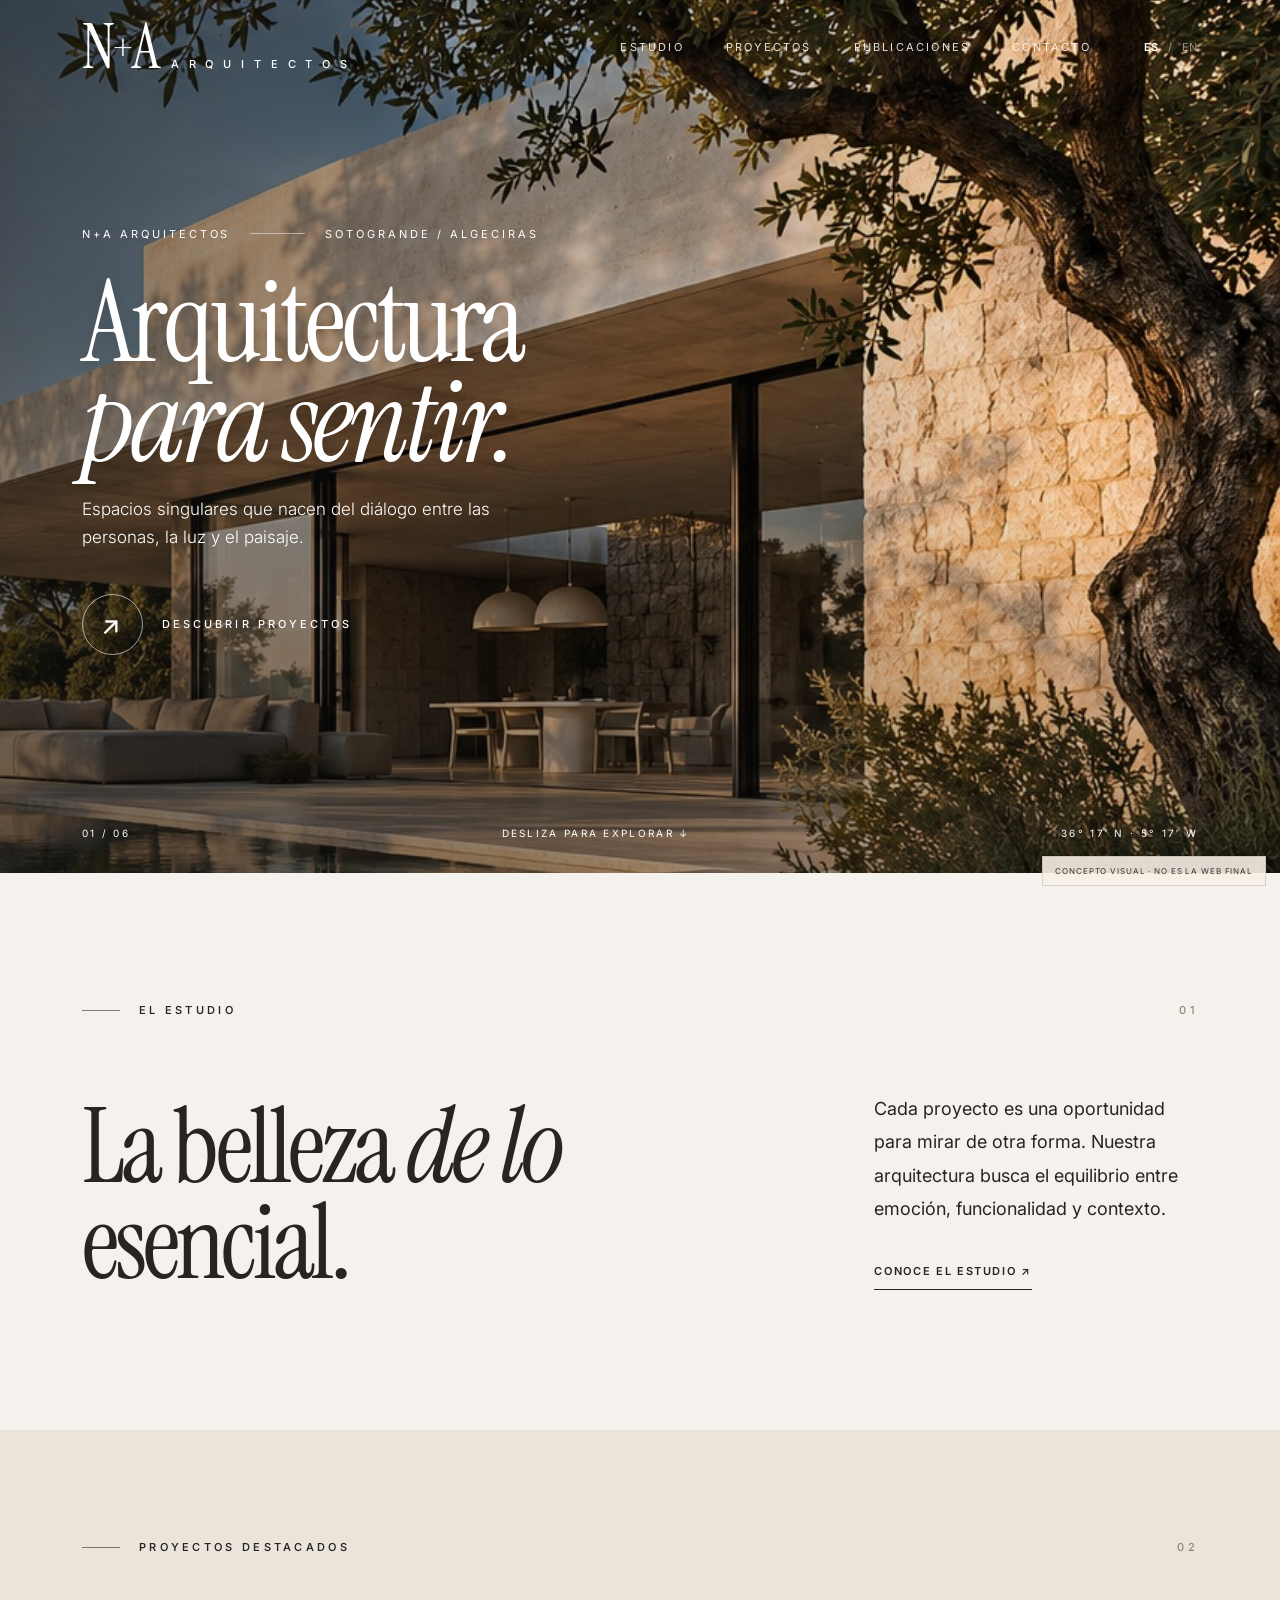
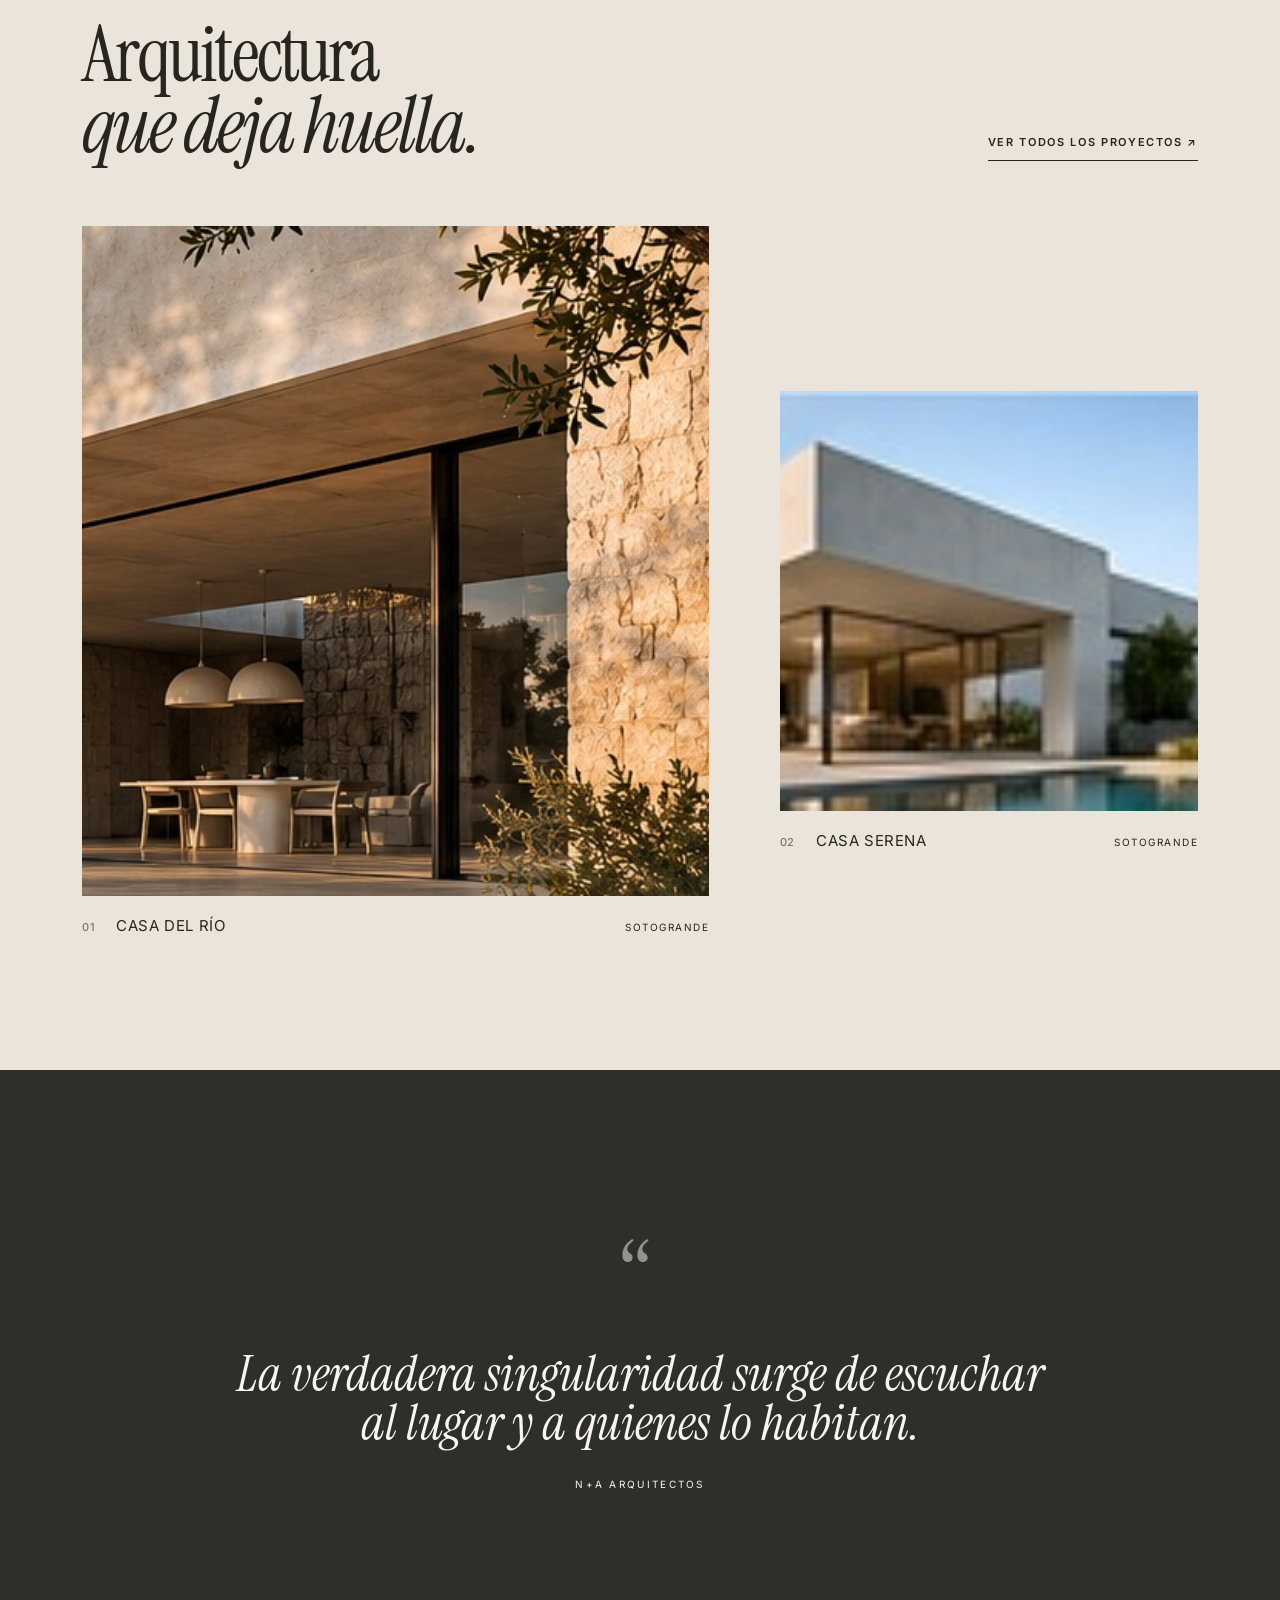
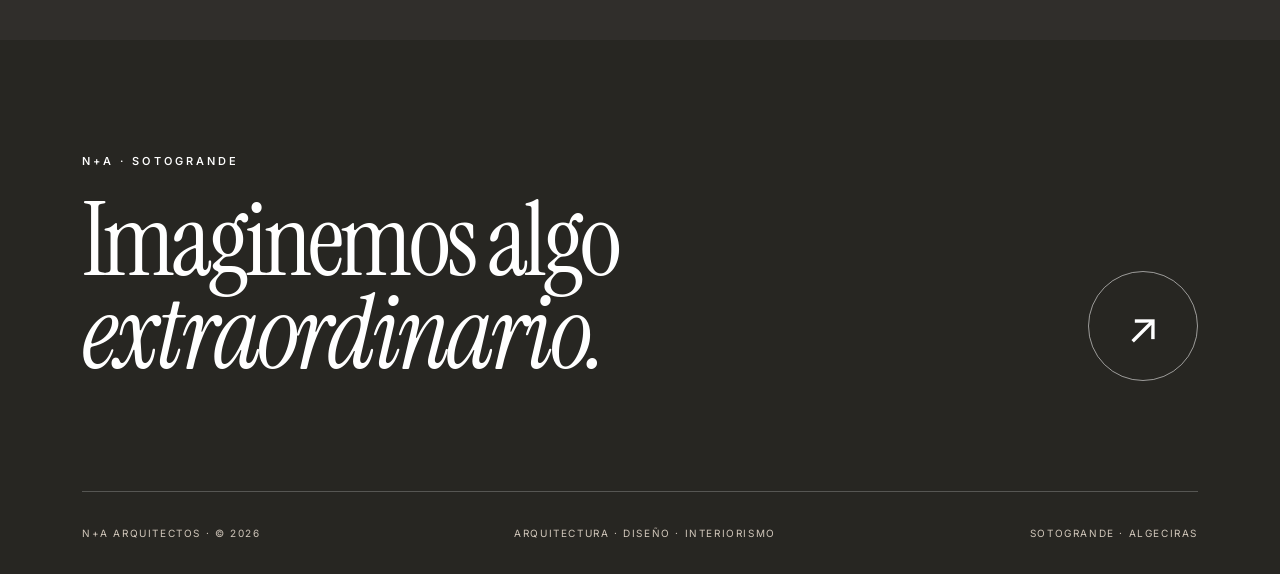
<file: index.html>
<!doctype html><html lang="es"><head><meta charset="utf-8"><meta name="viewport" content="width=device-width,initial-scale=1"><title>Inicio · N+A Arquitectos — Concepto</title><meta name="description" content="Prototipo conceptual del rediseño N+A Arquitectos"><link rel="preconnect" href="https://fonts.googleapis.com"><link rel="preconnect" href="https://fonts.gstatic.com" crossorigin><link href="https://fonts.googleapis.com/css2?family=Inter:wght@400..700&family=Instrument+Serif:ital@0;1&display=swap" rel="stylesheet"><link rel="stylesheet" href="styles.css"></head><body class="page-inicio"><header class="nav nav-overlay"><a class="identity" data-local href="index.html"><span class="monogram">N<span>+</span>A</span><span class="identity-small">A R Q U I T E C T O S</span></a><nav class="navigation"><a data-local class="" href="estudio.html"><span data-es="Estudio" data-en="Studio">Estudio</span></a><a data-local class="" href="proyectos.html"><span data-es="Proyectos" data-en="Projects">Proyectos</span></a><a data-local class="" href="publicaciones.html"><span data-es="Publicaciones" data-en="Press">Publicaciones</span></a><a data-local class="" href="contacto.html"><span data-es="Contacto" data-en="Contact">Contacto</span></a></nav><button class="menu-toggle" type="button" aria-label="Abrir el menú" aria-expanded="false">MENÚ <span>☰</span></button><div class="lang"><a data-lang="es" href="?lang=es">ES</a><i>/</i><a data-lang="en" href="?lang=en">EN</a></div></header><main>
<section class="hero-home" style="--hero:url('assets/hero-villa.jpg')">
 <div class="hero-shade"></div><div class="hero-content"><div class="hero-top">N+A ARQUITECTOS <span class="line"></span> SOTOGRANDE / ALGECIRAS</div>
 <h1><span data-es="Arquitectura" data-en="Architecture">Arquitectura</span><br><em><span data-es="para sentir." data-en="to be felt.">para sentir.</span></em></h1>
 <p><span data-es="Espacios singulares que nacen del diálogo entre las personas, la luz y el paisaje." data-en="Distinctive spaces shaped by the dialogue between people, light and landscape.">Espacios singulares que nacen del diálogo entre las personas, la luz y el paisaje.</span></p>
 <a class="link-arrow light" data-local href="proyectos.html"><span class="round-arrow">↗</span><span data-es="DESCUBRIR PROYECTOS" data-en="DISCOVER OUR WORK">DESCUBRIR PROYECTOS</span></a></div>
 <div class="hero-bottom"><span>01 / 06</span><span><span data-es="DESLIZA PARA EXPLORAR" data-en="SCROLL TO EXPLORE">DESLIZA PARA EXPLORAR</span> ↓</span><span>36° 17′ N · 5° 17′ W</span></div>
</section>
<section class="manifesto section-wide"><div class="eyebrow"><span class="line"></span><span><span data-es="EL ESTUDIO" data-en="THE STUDIO">EL ESTUDIO</span></span><b>01</b></div><div class="manifesto-grid"><h2><span data-es="La belleza" data-en="Beauty">La belleza</span> <em><span data-es="de lo" data-en="in the">de lo</span></em><br><span data-es="esencial." data-en="essential.">esencial.</span></h2><div><p><span data-es="Cada proyecto es una oportunidad para mirar de otra forma. Nuestra arquitectura busca el equilibrio entre emoción, funcionalidad y contexto." data-en="Every project is an opportunity to see differently. We seek a balance between emotion, function and context.">Cada proyecto es una oportunidad para mirar de otra forma. Nuestra arquitectura busca el equilibrio entre emoción, funcionalidad y contexto.</span></p><a data-local href="estudio.html" class="text-link"><span data-es="CONOCE EL ESTUDIO" data-en="MEET THE STUDIO">CONOCE EL ESTUDIO</span> ↗</a></div></div></section>
<section class="section-wide feature-section"><div class="eyebrow"><span class="line"></span><span><span data-es="PROYECTOS DESTACADOS" data-en="FEATURED PROJECTS">PROYECTOS DESTACADOS</span></span><b>02</b></div><div class="feature-top"><h2><span data-es="Arquitectura" data-en="Architecture">Arquitectura</span><br><em><span data-es="que deja huella." data-en="that leaves a mark.">que deja huella.</span></em></h2><a data-local href="proyectos.html" class="text-link"><span data-es="VER TODOS LOS PROYECTOS" data-en="VIEW ALL PROJECTS">VER TODOS LOS PROYECTOS</span> ↗</a></div><div class="feature-grid"><a href="casa-del-rio.html" data-local class="feature-image feature-tall"><img src="assets/villa-side.jpg" loading="lazy" class="" alt="Imagen conceptual de arquitectura"><span><b>01</b> CASA DEL RÍO <small>SOTOGRANDE</small></span></a><a href="casa-del-rio.html" data-local class="feature-image feature-short"><img src="assets/villa-white.jpg" loading="lazy" class="" alt="Imagen conceptual de arquitectura"><span><b>02</b> CASA SERENA <small>SOTOGRANDE</small></span></a></div></section>
<section class="quote-section"><span>“</span><p><span data-es="La verdadera singularidad surge de escuchar al lugar y a quienes lo habitan." data-en="True distinction comes from listening to a place and the people who inhabit it.">La verdadera singularidad surge de escuchar al lugar y a quienes lo habitan.</span></p><div>N+A ARQUITECTOS</div></section>
</main><footer class="footer"><div class="foot-head"><div><span class="eyebrow-small">N+A · SOTOGRANDE</span><div class="foot-title"><span data-es="Imaginemos algo" data-en="Let’s imagine something">Imaginemos algo</span><br><i><span data-es="extraordinario." data-en="extraordinary.">extraordinario.</span></i></div></div><a href="contacto.html" data-local class="foot-circle">↗</a></div><div class="foot-bottom"><span>N+A ARQUITECTOS · © 2026</span><span><span data-es="ARQUITECTURA · DISEÑO · INTERIORISMO" data-en="ARCHITECTURE · DESIGN · INTERIORS">ARQUITECTURA · DISEÑO · INTERIORISMO</span></span><span>SOTOGRANDE · ALGECIRAS</span></div></footer><div class="concept-tag">CONCEPTO VISUAL · NO ES LA WEB FINAL</div><script src="interactions.js"></script></body></html>
</file>
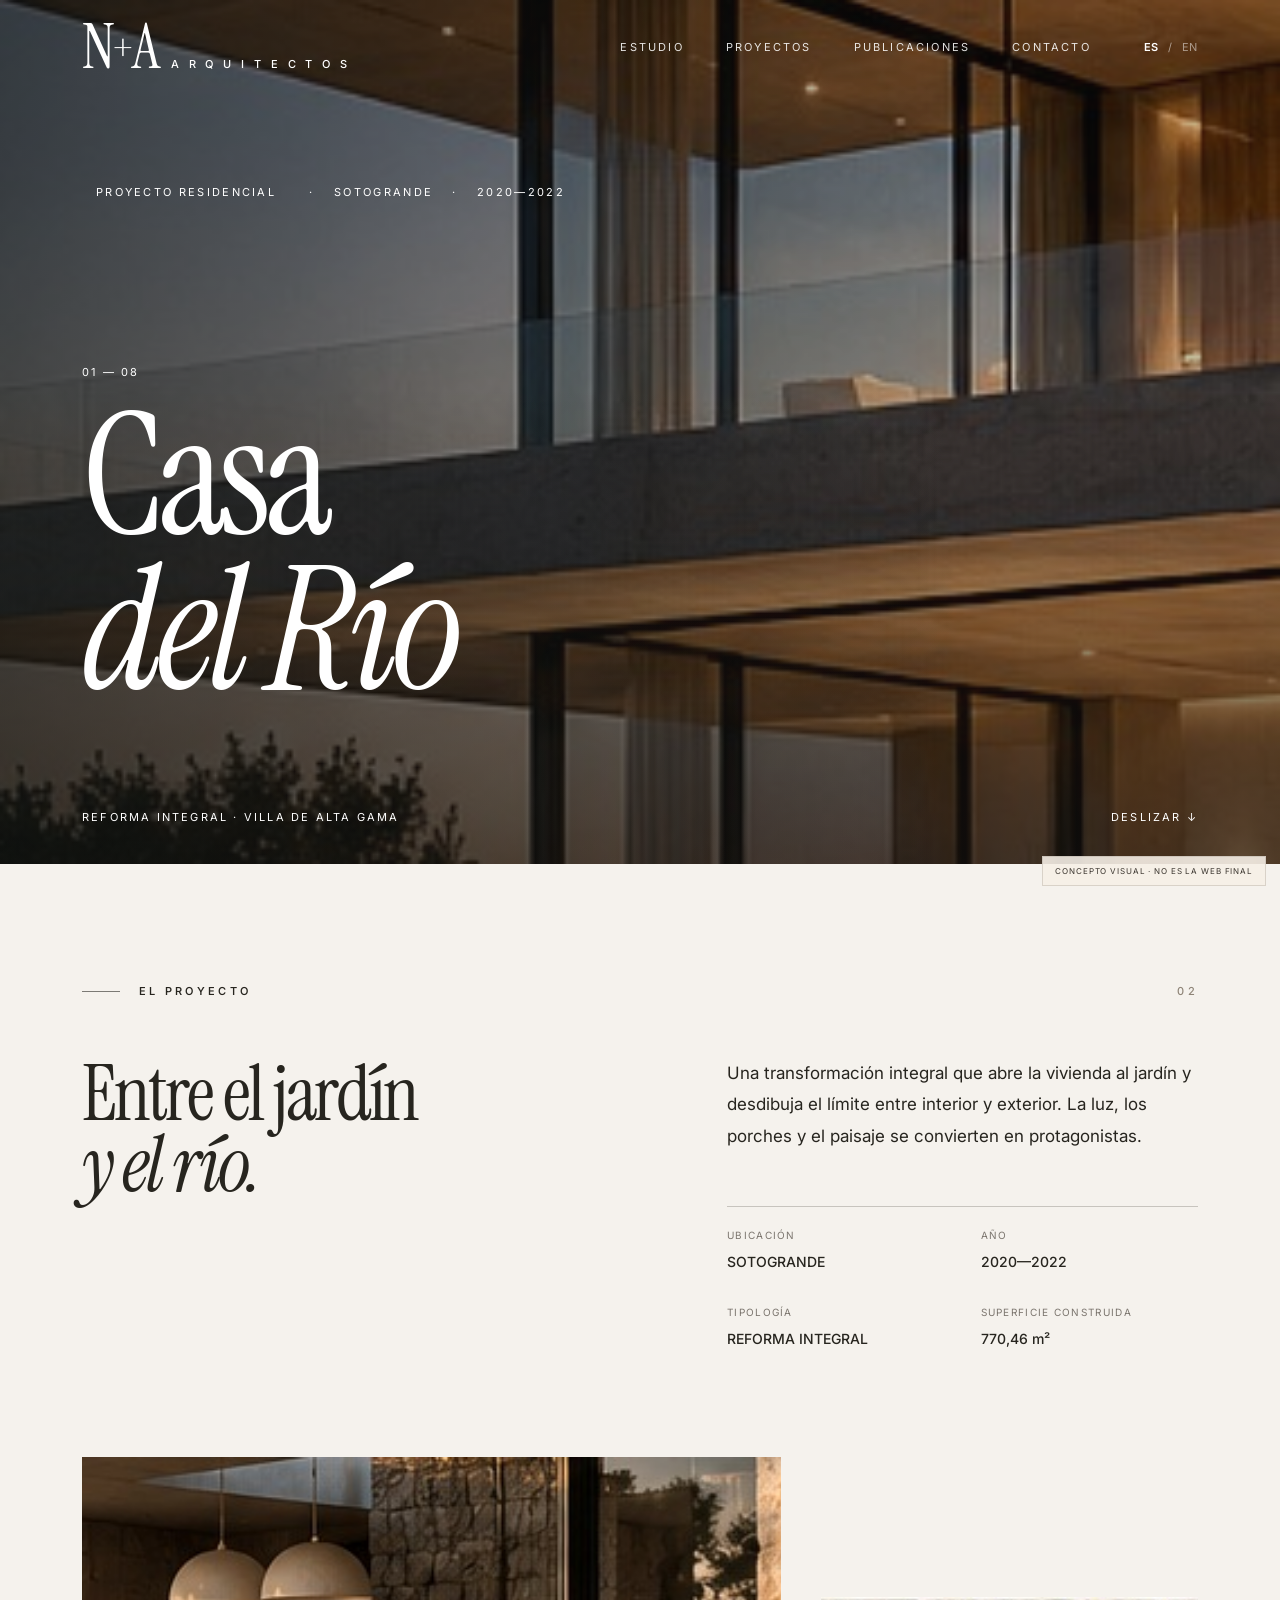
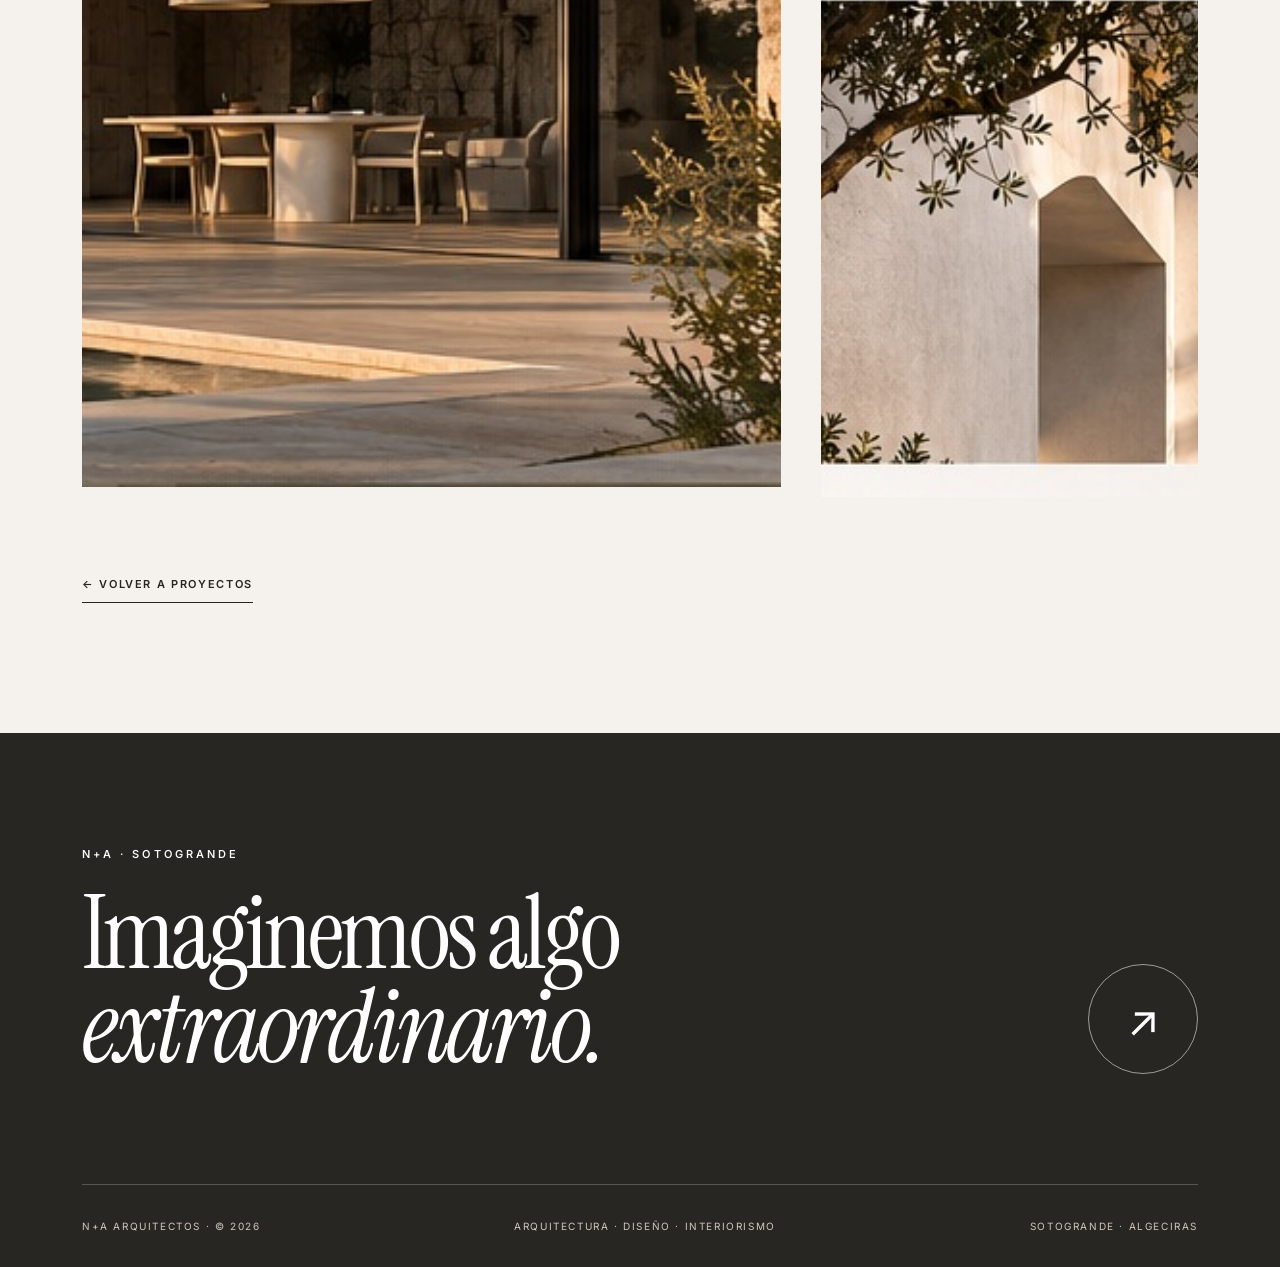
<file: casa-del-rio.html>
<!doctype html><html lang="es"><head><meta charset="utf-8"><meta name="viewport" content="width=device-width,initial-scale=1"><title>Casa del Río · N+A Arquitectos — Concepto</title><meta name="description" content="Prototipo conceptual del rediseño N+A Arquitectos"><link rel="preconnect" href="https://fonts.googleapis.com"><link rel="preconnect" href="https://fonts.gstatic.com" crossorigin><link href="https://fonts.googleapis.com/css2?family=Inter:wght@400..700&family=Instrument+Serif:ital@0;1&display=swap" rel="stylesheet"><link rel="stylesheet" href="styles.css"></head><body class="page-casa-del-rio"><header class="nav nav-overlay"><a class="identity" data-local href="index.html"><span class="monogram">N<span>+</span>A</span><span class="identity-small">A R Q U I T E C T O S</span></a><nav class="navigation"><a data-local class="" href="estudio.html"><span data-es="Estudio" data-en="Studio">Estudio</span></a><a data-local class="" href="proyectos.html"><span data-es="Proyectos" data-en="Projects">Proyectos</span></a><a data-local class="" href="publicaciones.html"><span data-es="Publicaciones" data-en="Press">Publicaciones</span></a><a data-local class="" href="contacto.html"><span data-es="Contacto" data-en="Contact">Contacto</span></a></nav><button class="menu-toggle" type="button" aria-label="Abrir el menú" aria-expanded="false">MENÚ <span>☰</span></button><div class="lang"><a data-lang="es" href="?lang=es">ES</a><i>/</i><a data-lang="en" href="?lang=en">EN</a></div></header><main><section class="project-hero"><div class="project-hero-photo"><img src="assets/villa-long.jpg" loading="lazy" class="" alt="Imagen conceptual de arquitectura"></div><div class="project-hero-overlay"></div><div class="project-hero-meta"><span data-es="PROYECTO RESIDENCIAL" data-en="RESIDENTIAL PROJECT">PROYECTO RESIDENCIAL</span> <span>·</span> SOTOGRANDE <span>·</span> 2020—2022</div><div class="project-hero-title"><span>01 — 08</span><h1><span data-es="Casa" data-en="The River">Casa</span><br><em><span data-es="del Río" data-en="House">del Río</span></em></h1></div><div class="project-hero-foot"><span data-es="REFORMA INTEGRAL · VILLA DE ALTA GAMA" data-en="EXTENSIVE RENOVATION · PRIVATE VILLA">REFORMA INTEGRAL · VILLA DE ALTA GAMA</span><span><span data-es="DESLIZAR" data-en="SCROLL">DESLIZAR</span> ↓</span></div></section>
<section class="project-story section-wide"><div class="eyebrow"><span class="line"></span><span><span data-es="EL PROYECTO" data-en="THE PROJECT">EL PROYECTO</span></span><b>02</b></div><div class="project-story-grid"><h2><span data-es="Entre el jardín" data-en="Between the garden">Entre el jardín</span><br><em><span data-es="y el río." data-en="and the river.">y el río.</span></em></h2><div><p><span data-es="Una transformación integral que abre la vivienda al jardín y desdibuja el límite entre interior y exterior. La luz, los porches y el paisaje se convierten en protagonistas." data-en="A complete transformation that opens the home to the garden and softens the boundary between indoors and outdoors. Light, terraces and landscape take centre stage.">Una transformación integral que abre la vivienda al jardín y desdibuja el límite entre interior y exterior. La luz, los porches y el paisaje se convierten en protagonistas.</span></p><div class="spec-grid"><div><small><span data-es="UBICACIÓN" data-en="LOCATION">UBICACIÓN</span></small><strong>SOTOGRANDE</strong></div><div><small><span data-es="AÑO" data-en="YEAR">AÑO</span></small><strong>2020—2022</strong></div><div><small><span data-es="TIPOLOGÍA" data-en="TYPOLOGY">TIPOLOGÍA</span></small><strong><span data-es="REFORMA INTEGRAL" data-en="FULL RENOVATION">REFORMA INTEGRAL</span></strong></div><div><small><span data-es="SUPERFICIE CONSTRUIDA" data-en="BUILT AREA">SUPERFICIE CONSTRUIDA</span></small><strong>770,46 m²</strong></div></div></div></div><div class="story-gallery"><div><img src="assets/villa-landscape.jpg" loading="lazy" class="" alt="Imagen conceptual de arquitectura"></div><div><img src="assets/olive-stone.jpg" loading="lazy" class="" alt="Imagen conceptual de arquitectura"></div></div><a data-local href="proyectos.html" class="text-link back-projects">← <span data-es="VOLVER A PROYECTOS" data-en="BACK TO PROJECTS">VOLVER A PROYECTOS</span></a></section></main><footer class="footer"><div class="foot-head"><div><span class="eyebrow-small">N+A · SOTOGRANDE</span><div class="foot-title"><span data-es="Imaginemos algo" data-en="Let’s imagine something">Imaginemos algo</span><br><i><span data-es="extraordinario." data-en="extraordinary.">extraordinario.</span></i></div></div><a href="contacto.html" data-local class="foot-circle">↗</a></div><div class="foot-bottom"><span>N+A ARQUITECTOS · © 2026</span><span><span data-es="ARQUITECTURA · DISEÑO · INTERIORISMO" data-en="ARCHITECTURE · DESIGN · INTERIORS">ARQUITECTURA · DISEÑO · INTERIORISMO</span></span><span>SOTOGRANDE · ALGECIRAS</span></div></footer><div class="concept-tag">CONCEPTO VISUAL · NO ES LA WEB FINAL</div><script src="interactions.js"></script></body></html>
</file>
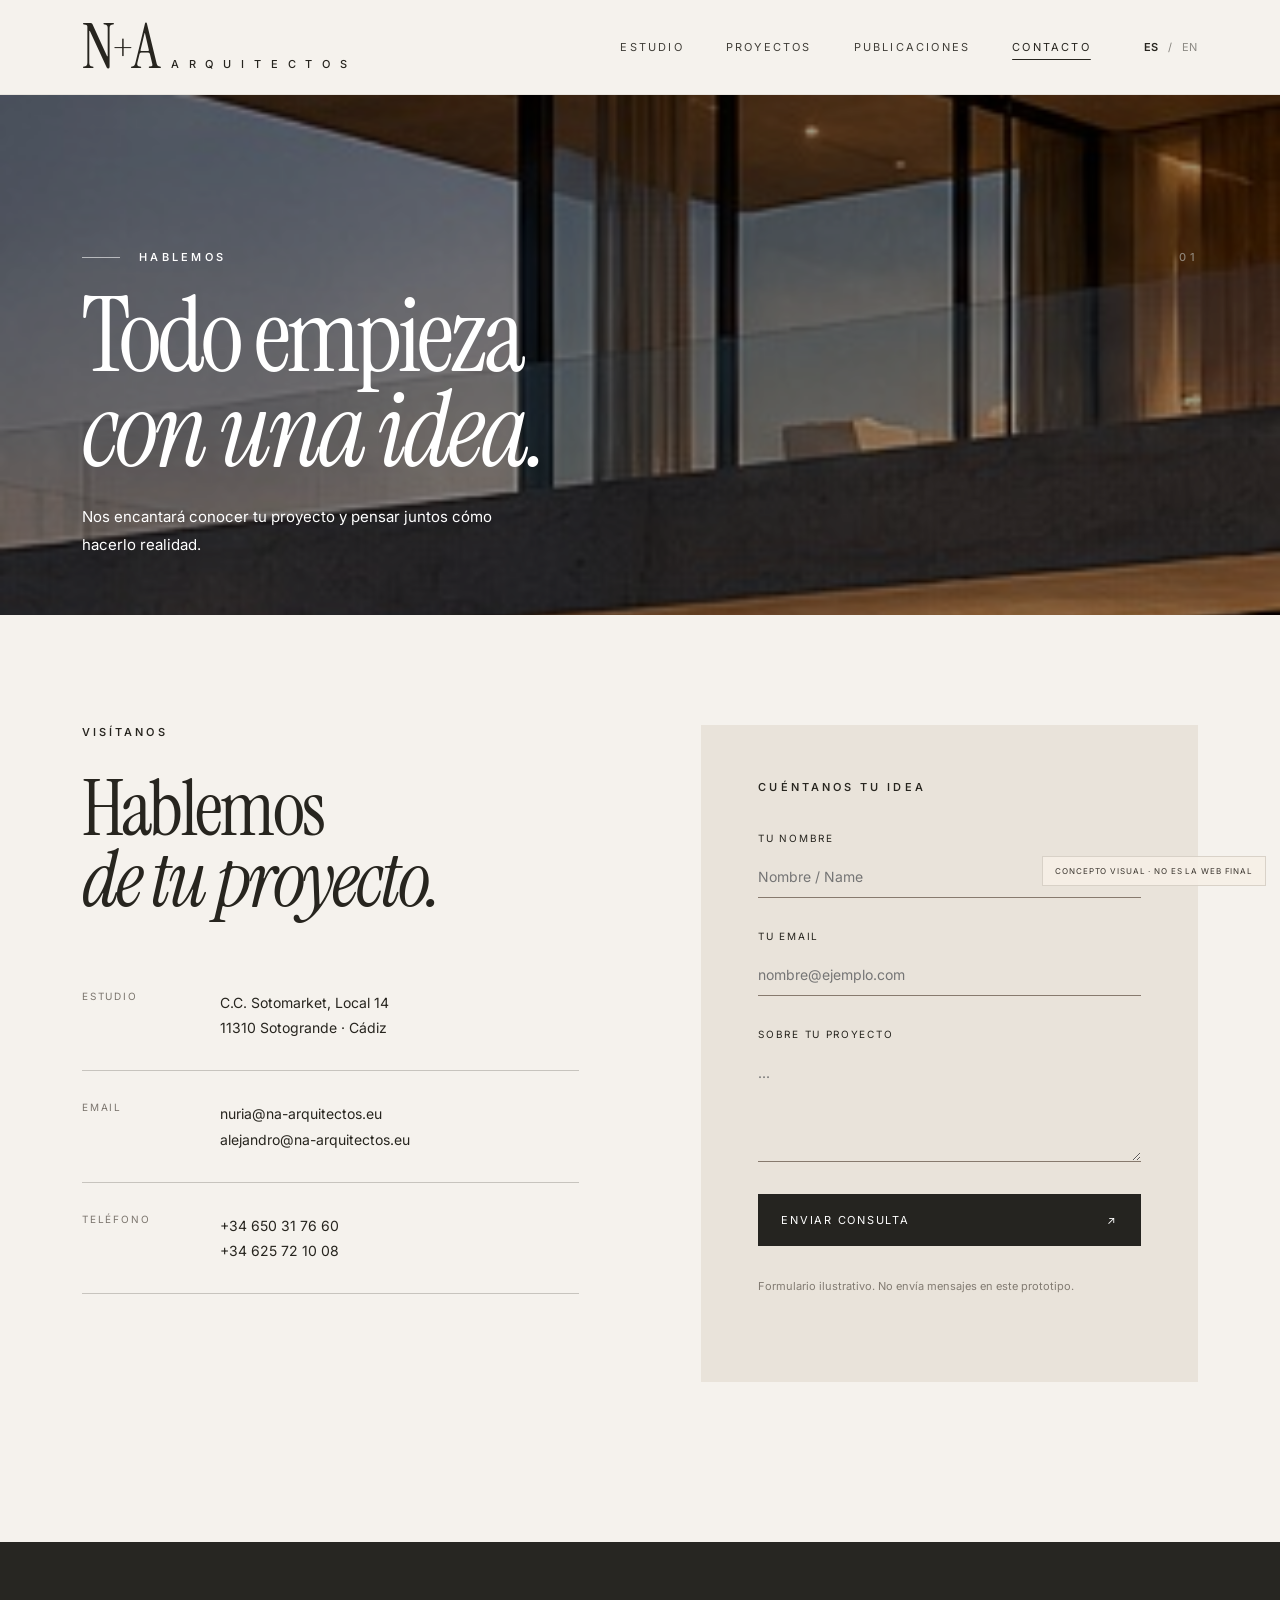
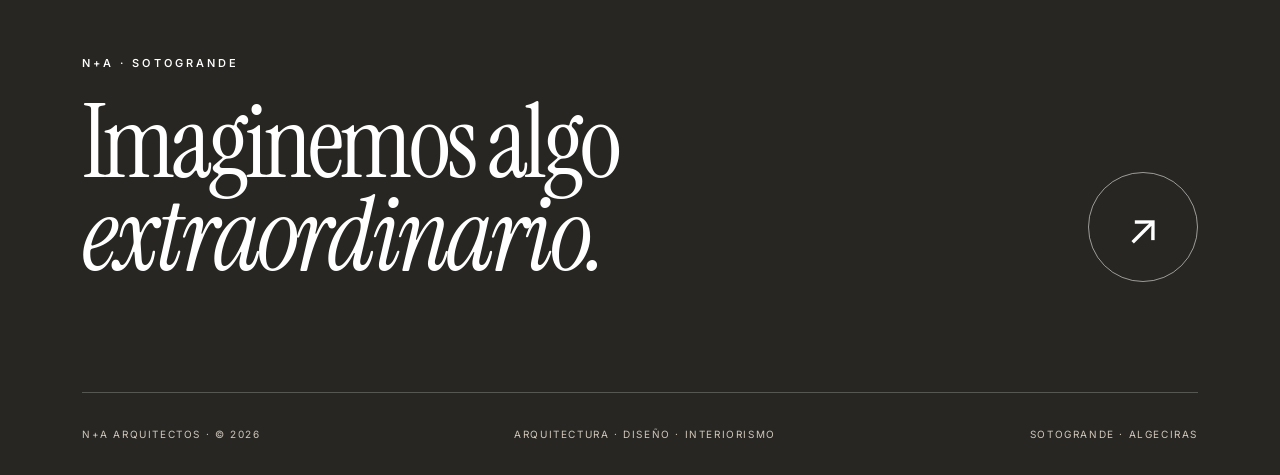
<file: contacto.html>
<!doctype html><html lang="es"><head><meta charset="utf-8"><meta name="viewport" content="width=device-width,initial-scale=1"><title>Contacto · N+A Arquitectos — Concepto</title><meta name="description" content="Prototipo conceptual del rediseño N+A Arquitectos"><link rel="preconnect" href="https://fonts.googleapis.com"><link rel="preconnect" href="https://fonts.gstatic.com" crossorigin><link href="https://fonts.googleapis.com/css2?family=Inter:wght@400..700&family=Instrument+Serif:ital@0;1&display=swap" rel="stylesheet"><link rel="stylesheet" href="styles.css"></head><body class="page-contacto"><header class="nav "><a class="identity" data-local href="index.html"><span class="monogram">N<span>+</span>A</span><span class="identity-small">A R Q U I T E C T O S</span></a><nav class="navigation"><a data-local class="" href="estudio.html"><span data-es="Estudio" data-en="Studio">Estudio</span></a><a data-local class="" href="proyectos.html"><span data-es="Proyectos" data-en="Projects">Proyectos</span></a><a data-local class="" href="publicaciones.html"><span data-es="Publicaciones" data-en="Press">Publicaciones</span></a><a data-local class="is-active" href="contacto.html"><span data-es="Contacto" data-en="Contact">Contacto</span></a></nav><button class="menu-toggle" type="button" aria-label="Abrir el menú" aria-expanded="false">MENÚ <span>☰</span></button><div class="lang"><a data-lang="es" href="?lang=es">ES</a><i>/</i><a data-lang="en" href="?lang=en">EN</a></div></header><main><section class="contact-hero"><div class="contact-image"><img src="assets/villa-long.jpg" loading="lazy" class="" alt="Imagen conceptual de arquitectura"></div><div class="contact-content section-wide"><div class="eyebrow"><span class="line"></span><span><span data-es="HABLEMOS" data-en="LET’S TALK">HABLEMOS</span></span><b>01</b></div><h1><span data-es="Todo empieza" data-en="Everything begins">Todo empieza</span><br><em><span data-es="con una idea." data-en="with an idea.">con una idea.</span></em></h1><p><span data-es="Nos encantará conocer tu proyecto y pensar juntos cómo hacerlo realidad." data-en="We would love to hear about your project and explore how to bring it to life.">Nos encantará conocer tu proyecto y pensar juntos cómo hacerlo realidad.</span></p></div></section><section class="contact-details section-wide"><div class="contact-left"><div class="small-cap"><span data-es="VISÍTANOS" data-en="VISIT US">VISÍTANOS</span></div><h2><span data-es="Hablemos" data-en="Let’s talk">Hablemos</span><br><em><span data-es="de tu proyecto." data-en="about your project.">de tu proyecto.</span></em></h2><div class="contact-data"><div><span><span data-es="ESTUDIO" data-en="STUDIO">ESTUDIO</span></span><strong>C.C. Sotomarket, Local 14<br>11310 Sotogrande · Cádiz</strong></div><div><span>EMAIL</span><strong><a href="mailto:nuria@na-arquitectos.eu">nuria@na-arquitectos.eu</a><br><a href="mailto:alejandro@na-arquitectos.eu">alejandro@na-arquitectos.eu</a></strong></div><div><span><span data-es="TELÉFONO" data-en="PHONE">TELÉFONO</span></span><strong><a href="tel:+34650317660">+34 650 31 76 60</a><br><a href="tel:+34625721008">+34 625 72 10 08</a></strong></div></div></div><div class="contact-form-block"><div class="small-cap"><span data-es="CUÉNTANOS TU IDEA" data-en="TELL US YOUR IDEA">CUÉNTANOS TU IDEA</span></div><form id="contact-prototype"><label><span data-es="TU NOMBRE" data-en="YOUR NAME">TU NOMBRE</span><input required placeholder="Nombre / Name" type="text"></label><label><span data-es="TU EMAIL" data-en="YOUR EMAIL">TU EMAIL</span><input required placeholder="nombre@ejemplo.com" type="email"></label><label><span data-es="SOBRE TU PROYECTO" data-en="ABOUT YOUR PROJECT">SOBRE TU PROYECTO</span><textarea required placeholder="..." rows="5"></textarea></label><button class="send-prototype" type="submit"><span data-es="ENVIAR CONSULTA" data-en="SEND ENQUIRY">ENVIAR CONSULTA</span> <span>↗</span></button><small><span data-es="Formulario ilustrativo. No envía mensajes en este prototipo." data-en="Demonstration form. Messages are not sent in this prototype.">Formulario ilustrativo. No envía mensajes en este prototipo.</span></small><p class="form-message" aria-live="polite"></p></form></div></section></main><footer class="footer"><div class="foot-head"><div><span class="eyebrow-small">N+A · SOTOGRANDE</span><div class="foot-title"><span data-es="Imaginemos algo" data-en="Let’s imagine something">Imaginemos algo</span><br><i><span data-es="extraordinario." data-en="extraordinary.">extraordinario.</span></i></div></div><a href="contacto.html" data-local class="foot-circle">↗</a></div><div class="foot-bottom"><span>N+A ARQUITECTOS · © 2026</span><span><span data-es="ARQUITECTURA · DISEÑO · INTERIORISMO" data-en="ARCHITECTURE · DESIGN · INTERIORS">ARQUITECTURA · DISEÑO · INTERIORISMO</span></span><span>SOTOGRANDE · ALGECIRAS</span></div></footer><div class="concept-tag">CONCEPTO VISUAL · NO ES LA WEB FINAL</div><script src="interactions.js"></script></body></html>
</file>
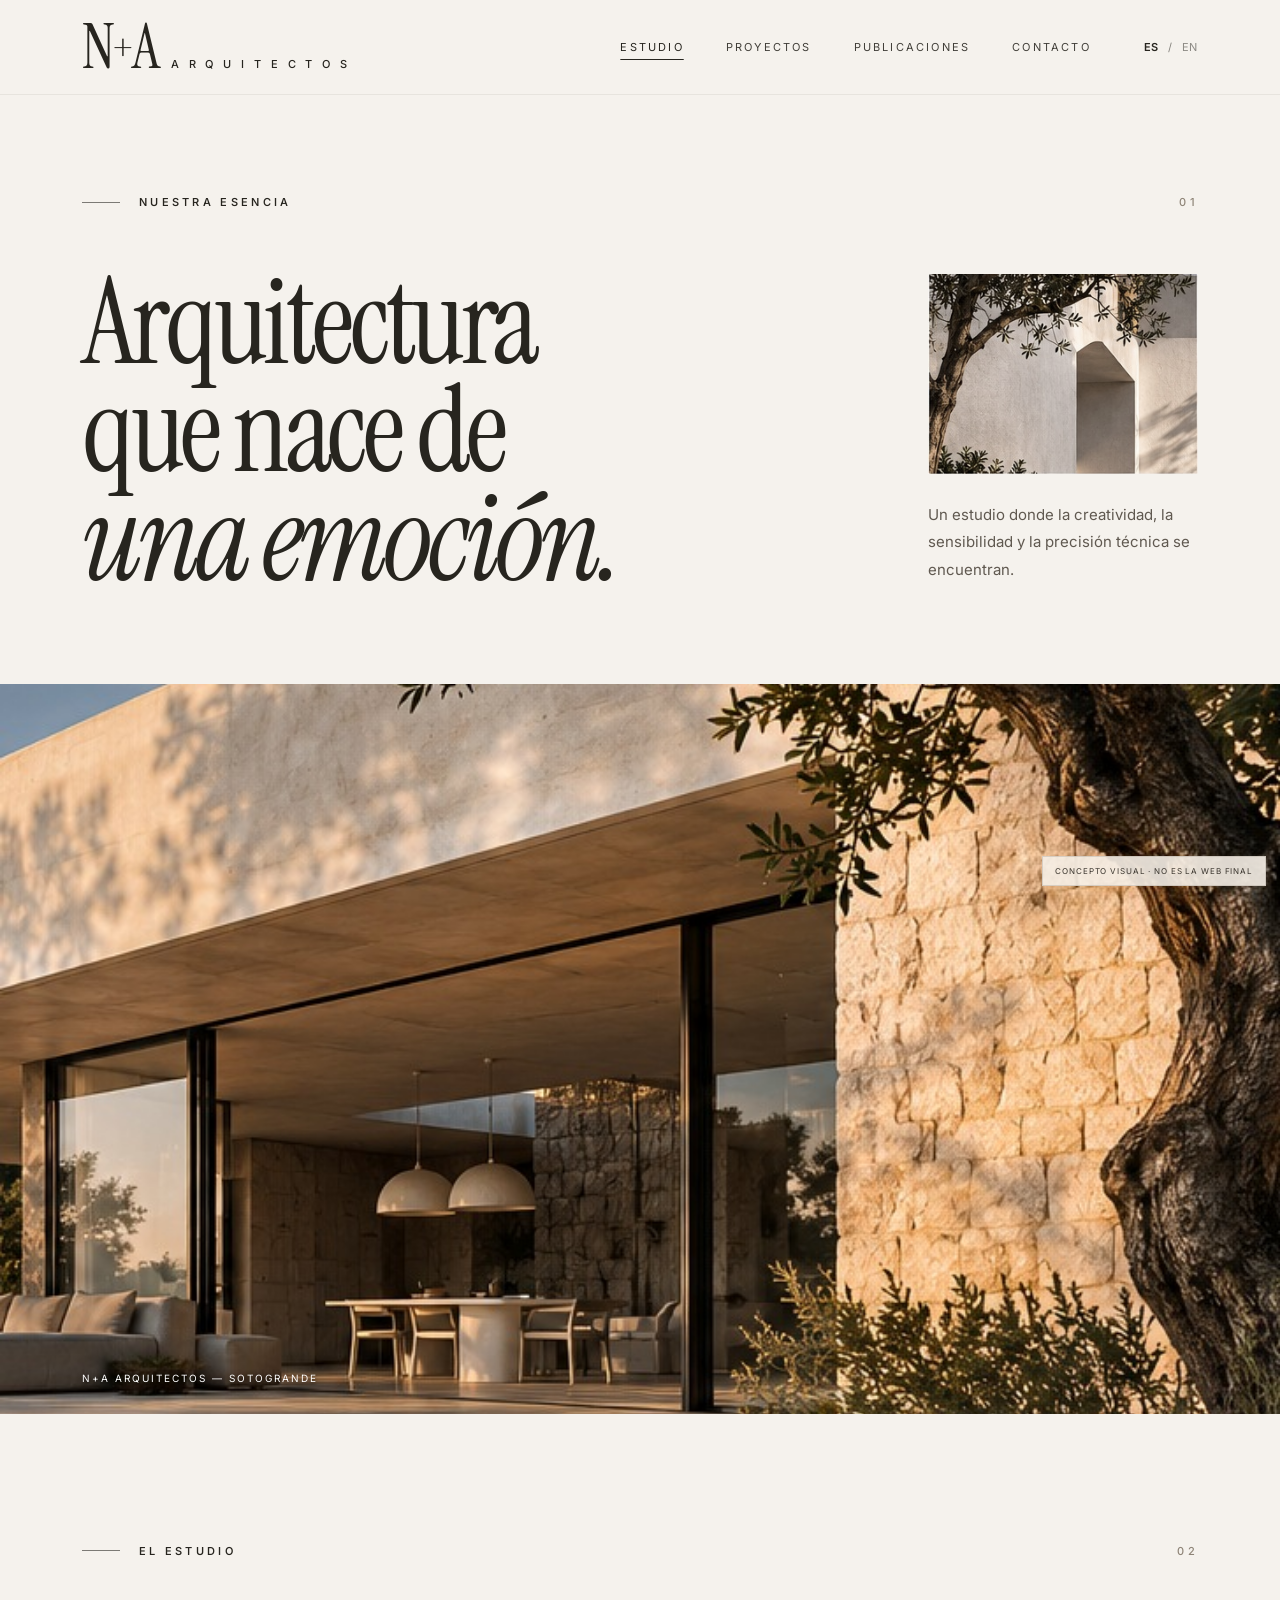
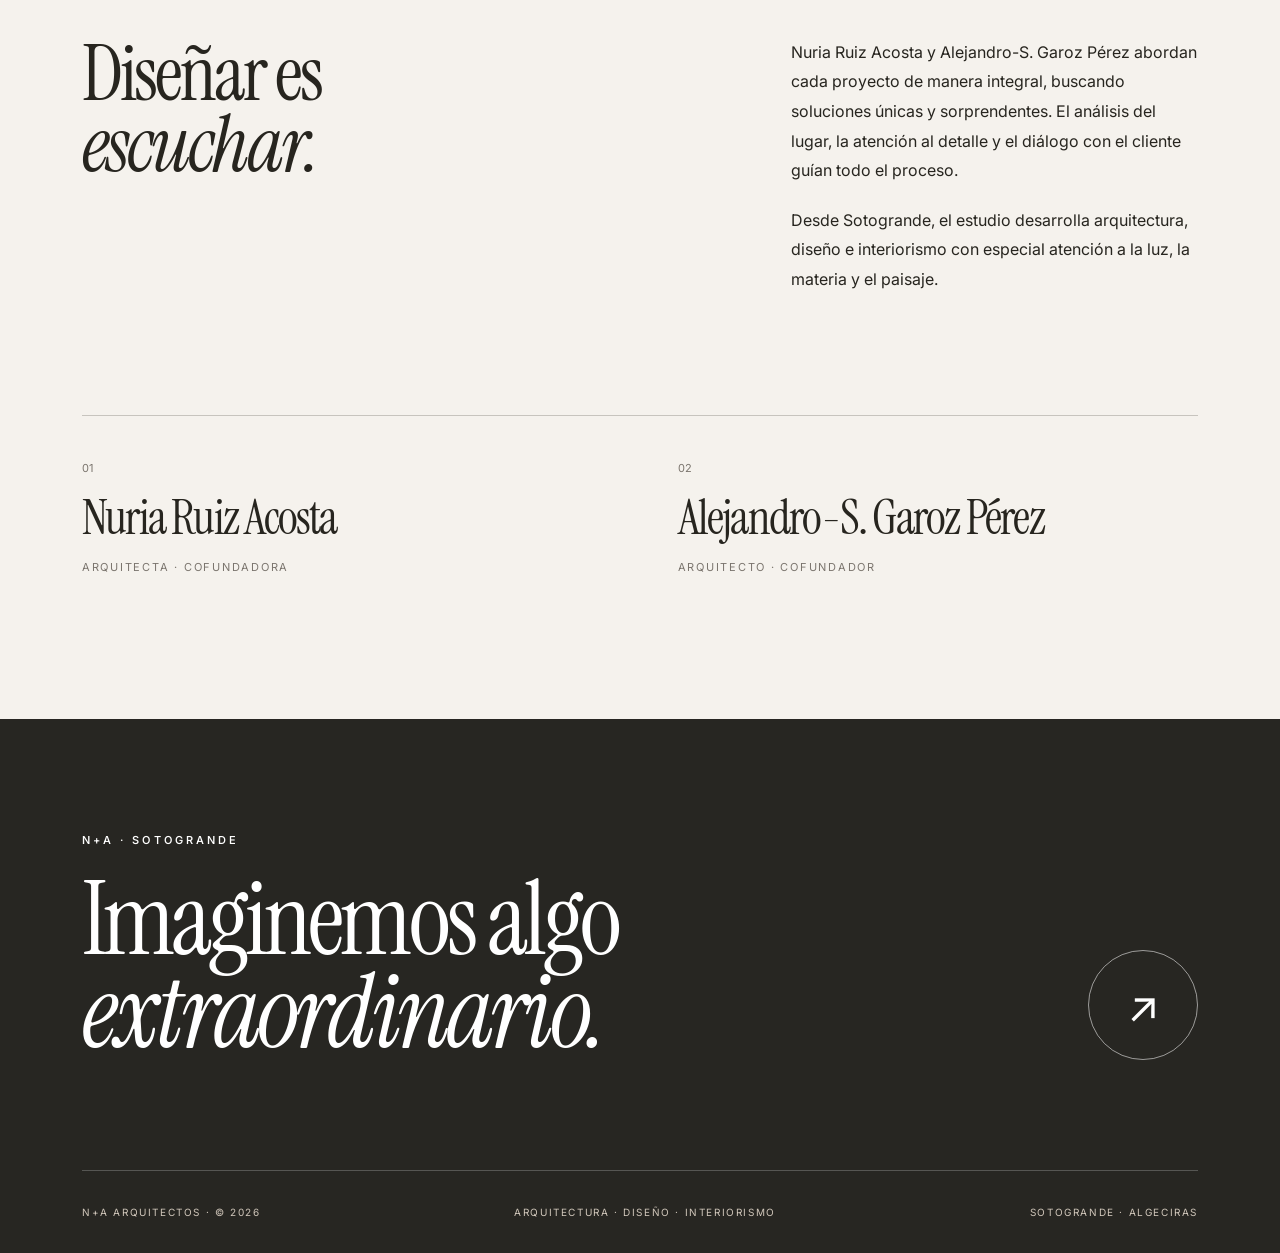
<file: estudio.html>
<!doctype html><html lang="es"><head><meta charset="utf-8"><meta name="viewport" content="width=device-width,initial-scale=1"><title>Estudio · N+A Arquitectos — Concepto</title><meta name="description" content="Prototipo conceptual del rediseño N+A Arquitectos"><link rel="preconnect" href="https://fonts.googleapis.com"><link rel="preconnect" href="https://fonts.gstatic.com" crossorigin><link href="https://fonts.googleapis.com/css2?family=Inter:wght@400..700&family=Instrument+Serif:ital@0;1&display=swap" rel="stylesheet"><link rel="stylesheet" href="styles.css"></head><body class="page-estudio"><header class="nav "><a class="identity" data-local href="index.html"><span class="monogram">N<span>+</span>A</span><span class="identity-small">A R Q U I T E C T O S</span></a><nav class="navigation"><a data-local class="is-active" href="estudio.html"><span data-es="Estudio" data-en="Studio">Estudio</span></a><a data-local class="" href="proyectos.html"><span data-es="Proyectos" data-en="Projects">Proyectos</span></a><a data-local class="" href="publicaciones.html"><span data-es="Publicaciones" data-en="Press">Publicaciones</span></a><a data-local class="" href="contacto.html"><span data-es="Contacto" data-en="Contact">Contacto</span></a></nav><button class="menu-toggle" type="button" aria-label="Abrir el menú" aria-expanded="false">MENÚ <span>☰</span></button><div class="lang"><a data-lang="es" href="?lang=es">ES</a><i>/</i><a data-lang="en" href="?lang=en">EN</a></div></header><main><section class="studio-intro section-wide"><div class="eyebrow"><span class="line"></span><span><span data-es="NUESTRA ESENCIA" data-en="OUR ESSENCE">NUESTRA ESENCIA</span></span><b>01</b></div><div class="studio-headline"><h1><span data-es="Arquitectura" data-en="Architecture">Arquitectura</span><br><span data-es="que nace de" data-en="born from">que nace de</span><br><em><span data-es="una emoción." data-en="an emotion.">una emoción.</span></em></h1><div class="studio-aside"><img src="assets/olive-stone.jpg" loading="lazy" class="" alt="Imagen conceptual de arquitectura"><p><span data-es="Un estudio donde la creatividad, la sensibilidad y la precisión técnica se encuentran." data-en="A studio where creativity, sensitivity and technical precision come together.">Un estudio donde la creatividad, la sensibilidad y la precisión técnica se encuentran.</span></p></div></div></section>
<section class="studio-photo"><img src="assets/villa-side.jpg" loading="lazy" class="" alt="Imagen conceptual de arquitectura"><span>N+A ARQUITECTOS — SOTOGRANDE</span></section><section class="studio-philosophy section-wide"><div class="eyebrow"><span class="line"></span><span><span data-es="EL ESTUDIO" data-en="THE STUDIO">EL ESTUDIO</span></span><b>02</b></div><div class="split-studio"><div><h2><span data-es="Diseñar es" data-en="To design is">Diseñar es</span><br><em><span data-es="escuchar." data-en="to listen.">escuchar.</span></em></h2></div><div><p><span data-es="Nuria Ruiz Acosta y Alejandro-S. Garoz Pérez abordan cada proyecto de manera integral, buscando soluciones únicas y sorprendentes. El análisis del lugar, la atención al detalle y el diálogo con el cliente guían todo el proceso." data-en="Nuria Ruiz Acosta and Alejandro-S. Garoz Pérez approach every project holistically, seeking distinctive and unexpected solutions. Site analysis, attention to detail and close dialogue with clients guide the process.">Nuria Ruiz Acosta y Alejandro-S. Garoz Pérez abordan cada proyecto de manera integral, buscando soluciones únicas y sorprendentes. El análisis del lugar, la atención al detalle y el diálogo con el cliente guían todo el proceso.</span></p><p><span data-es="Desde Sotogrande, el estudio desarrolla arquitectura, diseño e interiorismo con especial atención a la luz, la materia y el paisaje." data-en="Based in Sotogrande, the studio works across architecture, design and interiors, with a particular focus on light, materials and landscape.">Desde Sotogrande, el estudio desarrolla arquitectura, diseño e interiorismo con especial atención a la luz, la materia y el paisaje.</span></p></div></div><div class="founder-names"><div>01 <h3>Nuria Ruiz Acosta</h3><span>ARQUITECTA · COFUNDADORA</span></div><div>02 <h3>Alejandro-S. Garoz Pérez</h3><span>ARQUITECTO · COFUNDADOR</span></div></div></section></main><footer class="footer"><div class="foot-head"><div><span class="eyebrow-small">N+A · SOTOGRANDE</span><div class="foot-title"><span data-es="Imaginemos algo" data-en="Let’s imagine something">Imaginemos algo</span><br><i><span data-es="extraordinario." data-en="extraordinary.">extraordinario.</span></i></div></div><a href="contacto.html" data-local class="foot-circle">↗</a></div><div class="foot-bottom"><span>N+A ARQUITECTOS · © 2026</span><span><span data-es="ARQUITECTURA · DISEÑO · INTERIORISMO" data-en="ARCHITECTURE · DESIGN · INTERIORS">ARQUITECTURA · DISEÑO · INTERIORISMO</span></span><span>SOTOGRANDE · ALGECIRAS</span></div></footer><div class="concept-tag">CONCEPTO VISUAL · NO ES LA WEB FINAL</div><script src="interactions.js"></script></body></html>
</file>
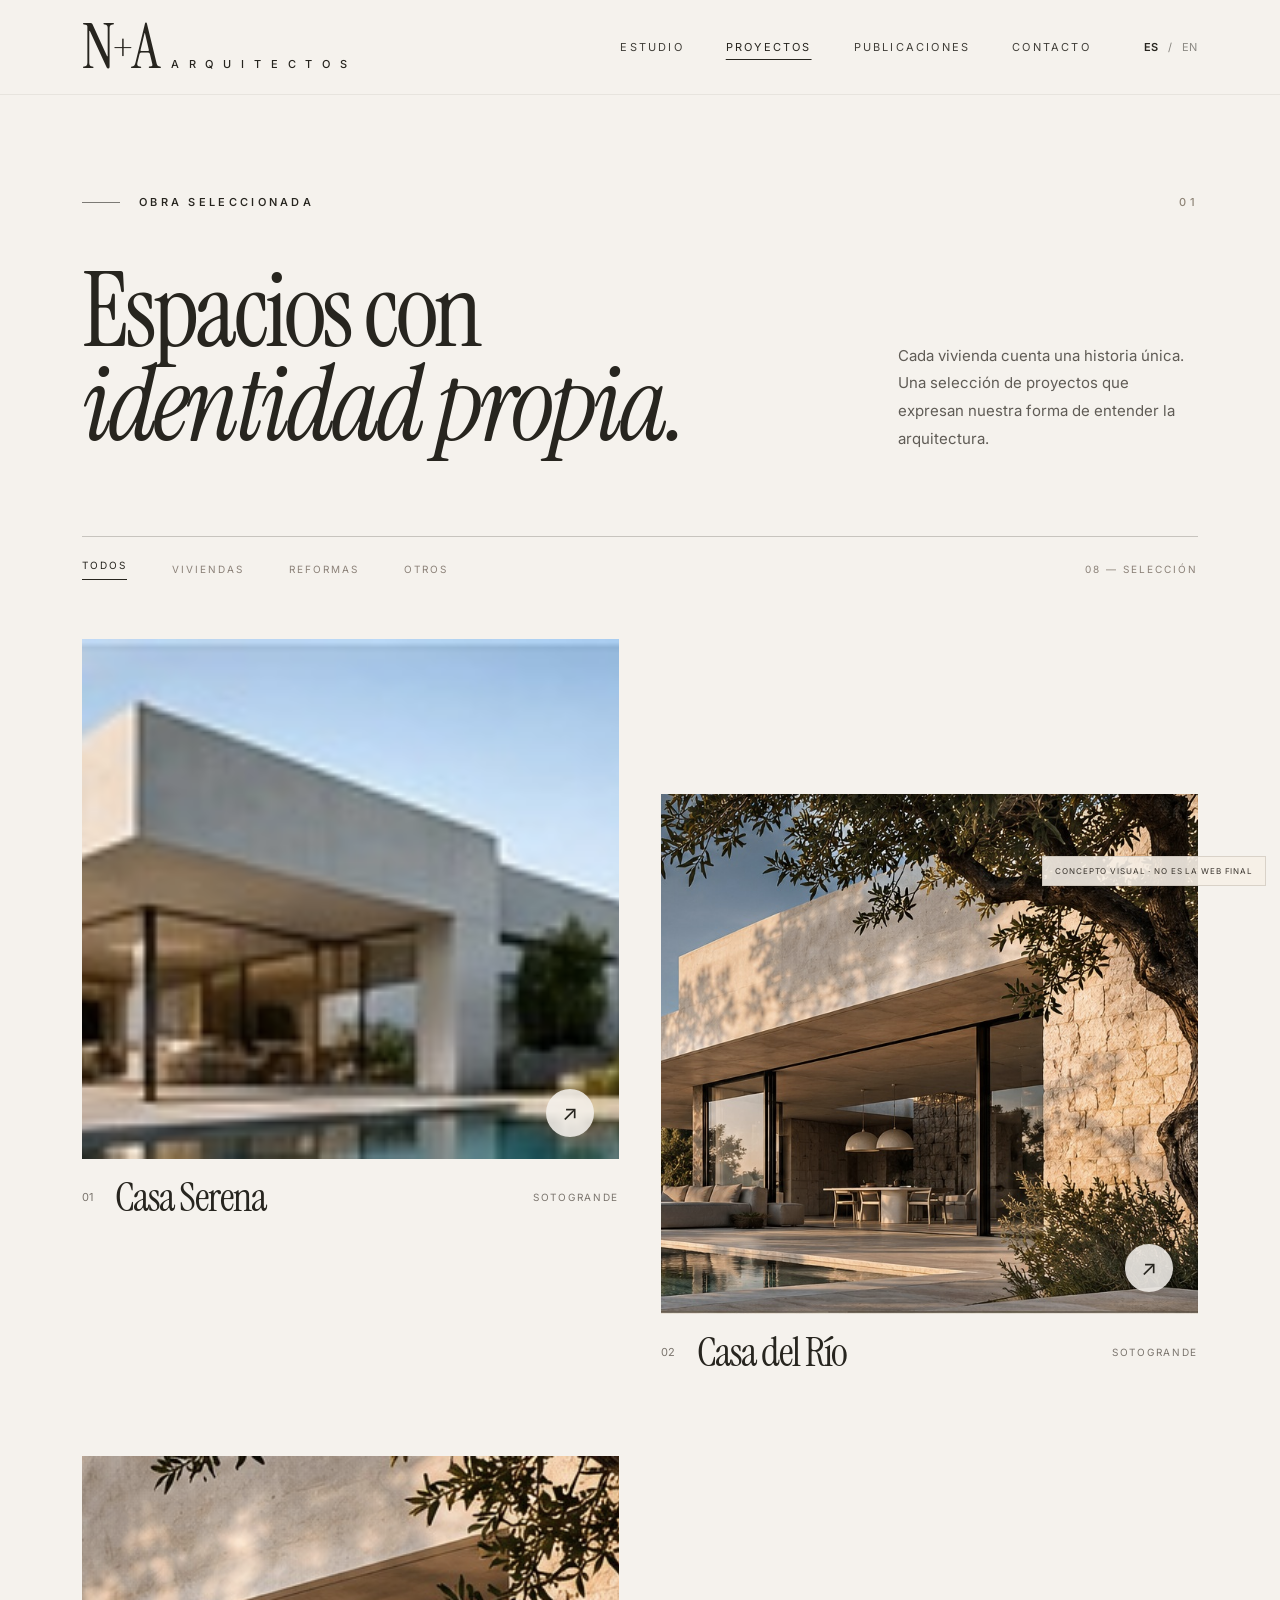
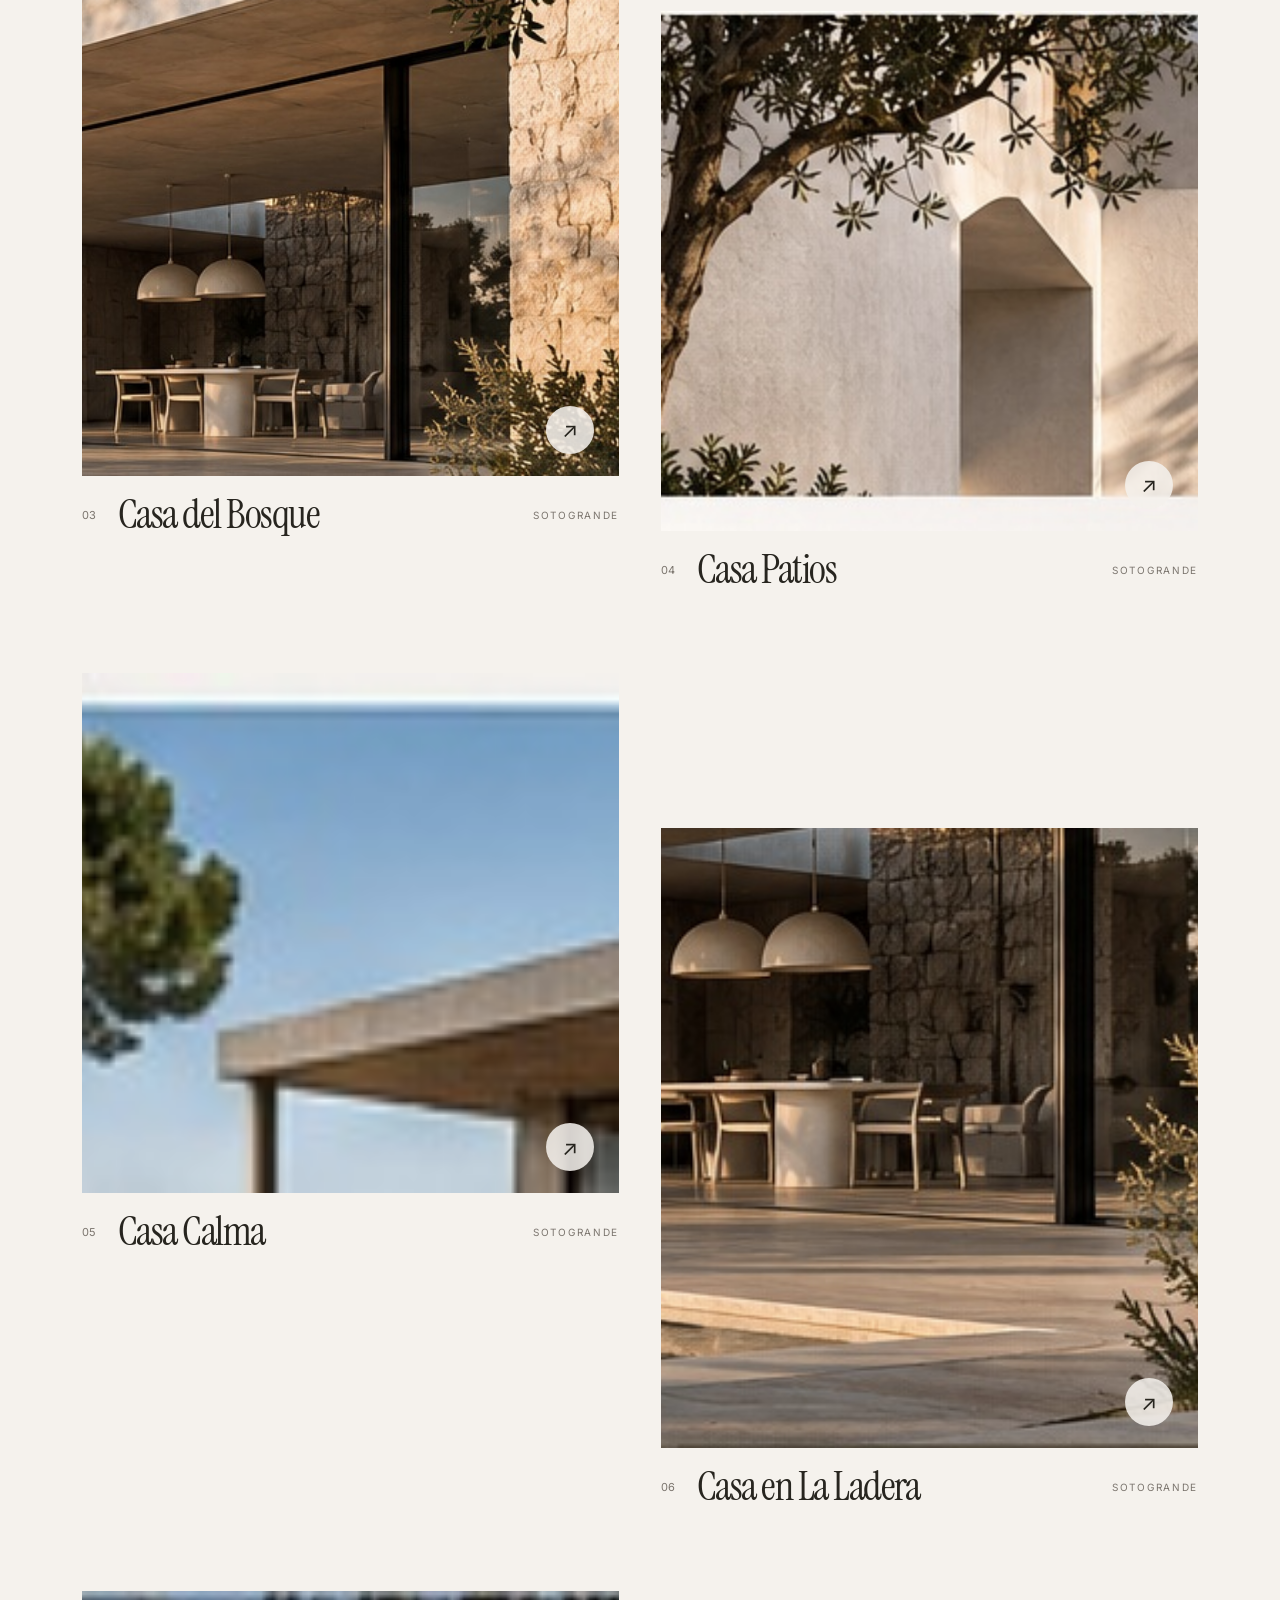
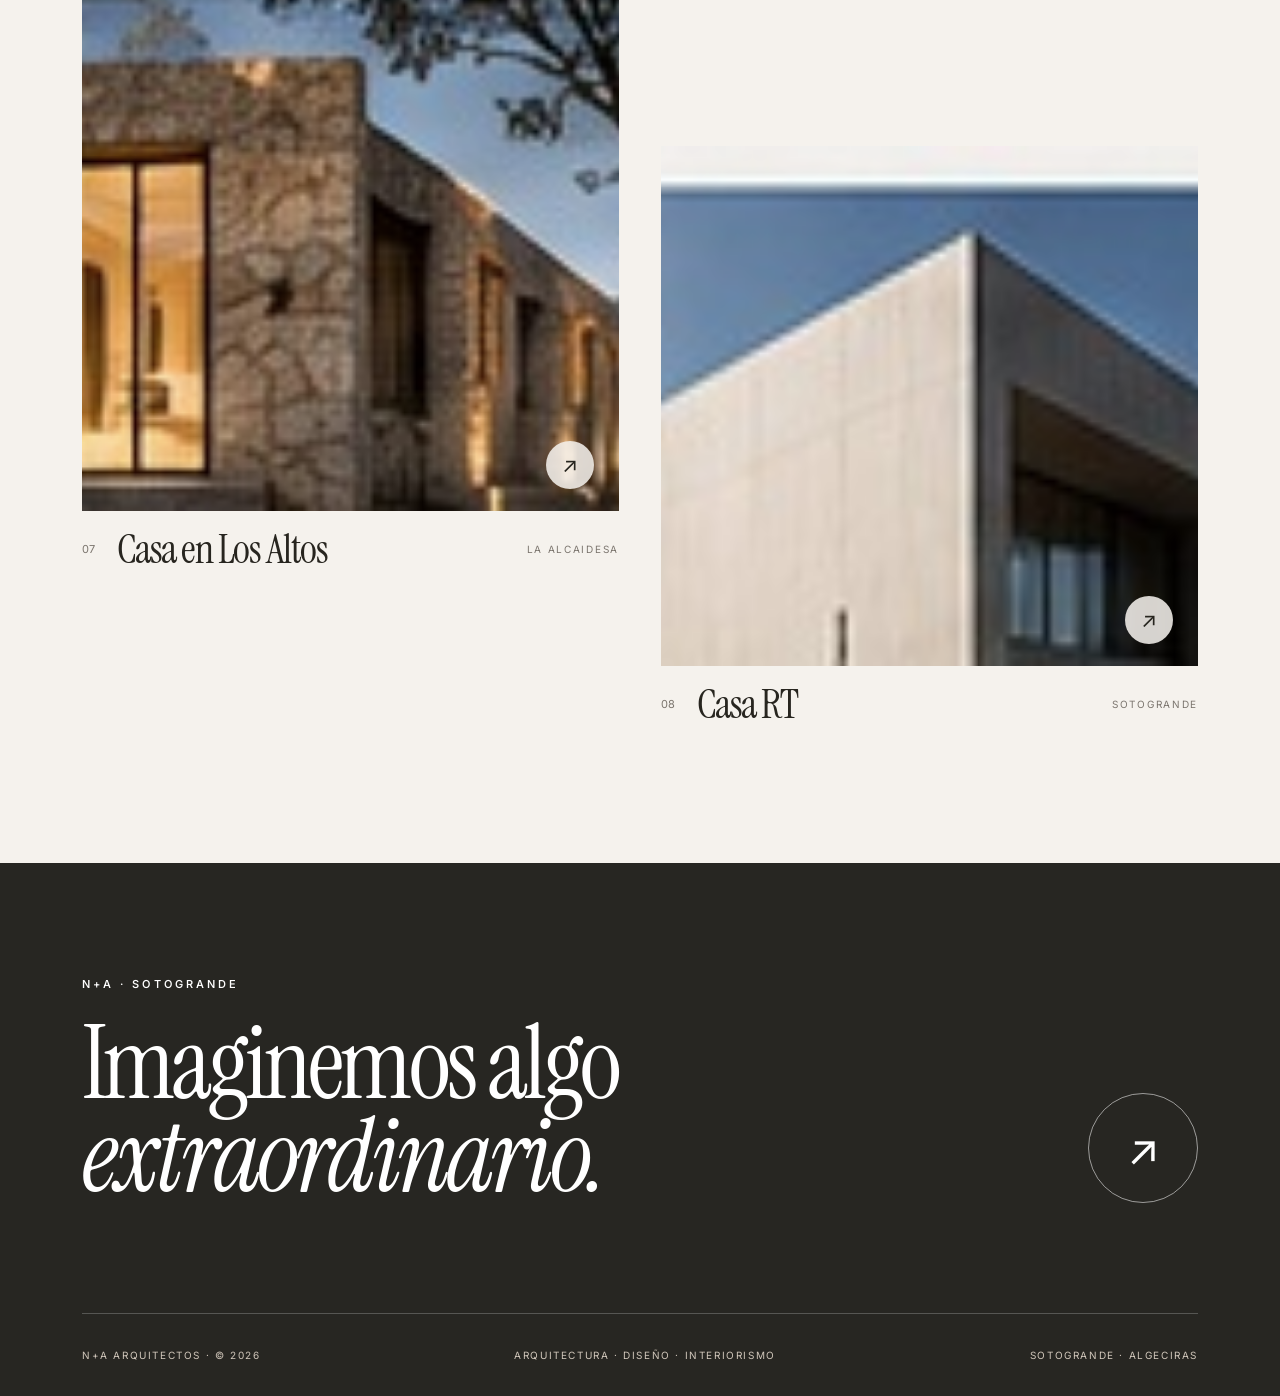
<file: proyectos.html>
<!doctype html><html lang="es"><head><meta charset="utf-8"><meta name="viewport" content="width=device-width,initial-scale=1"><title>Proyectos · N+A Arquitectos — Concepto</title><meta name="description" content="Prototipo conceptual del rediseño N+A Arquitectos"><link rel="preconnect" href="https://fonts.googleapis.com"><link rel="preconnect" href="https://fonts.gstatic.com" crossorigin><link href="https://fonts.googleapis.com/css2?family=Inter:wght@400..700&family=Instrument+Serif:ital@0;1&display=swap" rel="stylesheet"><link rel="stylesheet" href="styles.css"></head><body class="page-proyectos"><header class="nav "><a class="identity" data-local href="index.html"><span class="monogram">N<span>+</span>A</span><span class="identity-small">A R Q U I T E C T O S</span></a><nav class="navigation"><a data-local class="" href="estudio.html"><span data-es="Estudio" data-en="Studio">Estudio</span></a><a data-local class="is-active" href="proyectos.html"><span data-es="Proyectos" data-en="Projects">Proyectos</span></a><a data-local class="" href="publicaciones.html"><span data-es="Publicaciones" data-en="Press">Publicaciones</span></a><a data-local class="" href="contacto.html"><span data-es="Contacto" data-en="Contact">Contacto</span></a></nav><button class="menu-toggle" type="button" aria-label="Abrir el menú" aria-expanded="false">MENÚ <span>☰</span></button><div class="lang"><a data-lang="es" href="?lang=es">ES</a><i>/</i><a data-lang="en" href="?lang=en">EN</a></div></header><main><section class="simple-top section-wide"><div class="eyebrow"><span class="line"></span><span><span data-es="OBRA SELECCIONADA" data-en="SELECTED WORKS">OBRA SELECCIONADA</span></span><b>01</b></div><div class="title-row"><h1><span data-es="Espacios con" data-en="Spaces with">Espacios con</span><br><em><span data-es="identidad propia." data-en="an identity of their own.">identidad propia.</span></em></h1><p><span data-es="Cada vivienda cuenta una historia única. Una selección de proyectos que expresan nuestra forma de entender la arquitectura." data-en="Every home tells a singular story. Selected work expressing our approach to architecture.">Cada vivienda cuenta una historia única. Una selección de proyectos que expresan nuestra forma de entender la arquitectura.</span></p></div><div class="filter-row"><span class="filter-active"><span data-es="TODOS" data-en="ALL">TODOS</span></span><span><span data-es="VIVIENDAS" data-en="RESIDENTIAL">VIVIENDAS</span></span><span><span data-es="REFORMAS" data-en="RENOVATIONS">REFORMAS</span></span><span><span data-es="OTROS" data-en="OTHER">OTROS</span></span><span class="count">08 — <span data-es="SELECCIÓN" data-en="SELECTION">SELECCIÓN</span></span></div><div class="projects-grid"><a href="casa-del-rio.html" data-local class="project-card project-card-1"><div class="project-photo"><img src="assets/villa-white.jpg" loading="lazy" class="" alt="Imagen conceptual de arquitectura"><div class="project-open">↗</div></div><div class="project-info"><span class="project-number">01</span><h3><span data-es="Casa Serena" data-en="Serene House">Casa Serena</span></h3><span>SOTOGRANDE</span></div></a><a href="casa-del-rio.html" data-local class="project-card project-card-2"><div class="project-photo"><img src="assets/hero-villa.jpg" loading="lazy" class="" alt="Imagen conceptual de arquitectura"><div class="project-open">↗</div></div><div class="project-info"><span class="project-number">02</span><h3><span data-es="Casa del Río" data-en="River House">Casa del Río</span></h3><span>SOTOGRANDE</span></div></a><a href="casa-del-rio.html" data-local class="project-card project-card-3"><div class="project-photo"><img src="assets/villa-side.jpg" loading="lazy" class="" alt="Imagen conceptual de arquitectura"><div class="project-open">↗</div></div><div class="project-info"><span class="project-number">03</span><h3><span data-es="Casa del Bosque" data-en="Forest House">Casa del Bosque</span></h3><span>SOTOGRANDE</span></div></a><a href="casa-del-rio.html" data-local class="project-card project-card-4"><div class="project-photo"><img src="assets/olive-stone.jpg" loading="lazy" class="" alt="Imagen conceptual de arquitectura"><div class="project-open">↗</div></div><div class="project-info"><span class="project-number">04</span><h3><span data-es="Casa Patios" data-en="Courtyard House">Casa Patios</span></h3><span>SOTOGRANDE</span></div></a><a href="casa-del-rio.html" data-local class="project-card project-card-5"><div class="project-photo"><img src="assets/villa-garden.jpg" loading="lazy" class="" alt="Imagen conceptual de arquitectura"><div class="project-open">↗</div></div><div class="project-info"><span class="project-number">05</span><h3><span data-es="Casa Calma" data-en="Calm House">Casa Calma</span></h3><span>SOTOGRANDE</span></div></a><a href="casa-del-rio.html" data-local class="project-card project-card-6"><div class="project-photo"><img src="assets/villa-landscape.jpg" loading="lazy" class="" alt="Imagen conceptual de arquitectura"><div class="project-open">↗</div></div><div class="project-info"><span class="project-number">06</span><h3><span data-es="Casa en La Ladera" data-en="Hillside House">Casa en La Ladera</span></h3><span>SOTOGRANDE</span></div></a><a href="casa-del-rio.html" data-local class="project-card project-card-7"><div class="project-photo"><img src="assets/villa-stone.jpg" loading="lazy" class="" alt="Imagen conceptual de arquitectura"><div class="project-open">↗</div></div><div class="project-info"><span class="project-number">07</span><h3><span data-es="Casa en Los Altos" data-en="Los Altos House">Casa en Los Altos</span></h3><span>LA ALCAIDESA</span></div></a><a href="casa-del-rio.html" data-local class="project-card project-card-8"><div class="project-photo"><img src="assets/villa-box.jpg" loading="lazy" class="" alt="Imagen conceptual de arquitectura"><div class="project-open">↗</div></div><div class="project-info"><span class="project-number">08</span><h3><span data-es="Casa RT" data-en="RT House">Casa RT</span></h3><span>SOTOGRANDE</span></div></a></div></section></main><footer class="footer"><div class="foot-head"><div><span class="eyebrow-small">N+A · SOTOGRANDE</span><div class="foot-title"><span data-es="Imaginemos algo" data-en="Let’s imagine something">Imaginemos algo</span><br><i><span data-es="extraordinario." data-en="extraordinary.">extraordinario.</span></i></div></div><a href="contacto.html" data-local class="foot-circle">↗</a></div><div class="foot-bottom"><span>N+A ARQUITECTOS · © 2026</span><span><span data-es="ARQUITECTURA · DISEÑO · INTERIORISMO" data-en="ARCHITECTURE · DESIGN · INTERIORS">ARQUITECTURA · DISEÑO · INTERIORISMO</span></span><span>SOTOGRANDE · ALGECIRAS</span></div></footer><div class="concept-tag">CONCEPTO VISUAL · NO ES LA WEB FINAL</div><script src="interactions.js"></script></body></html>
</file>
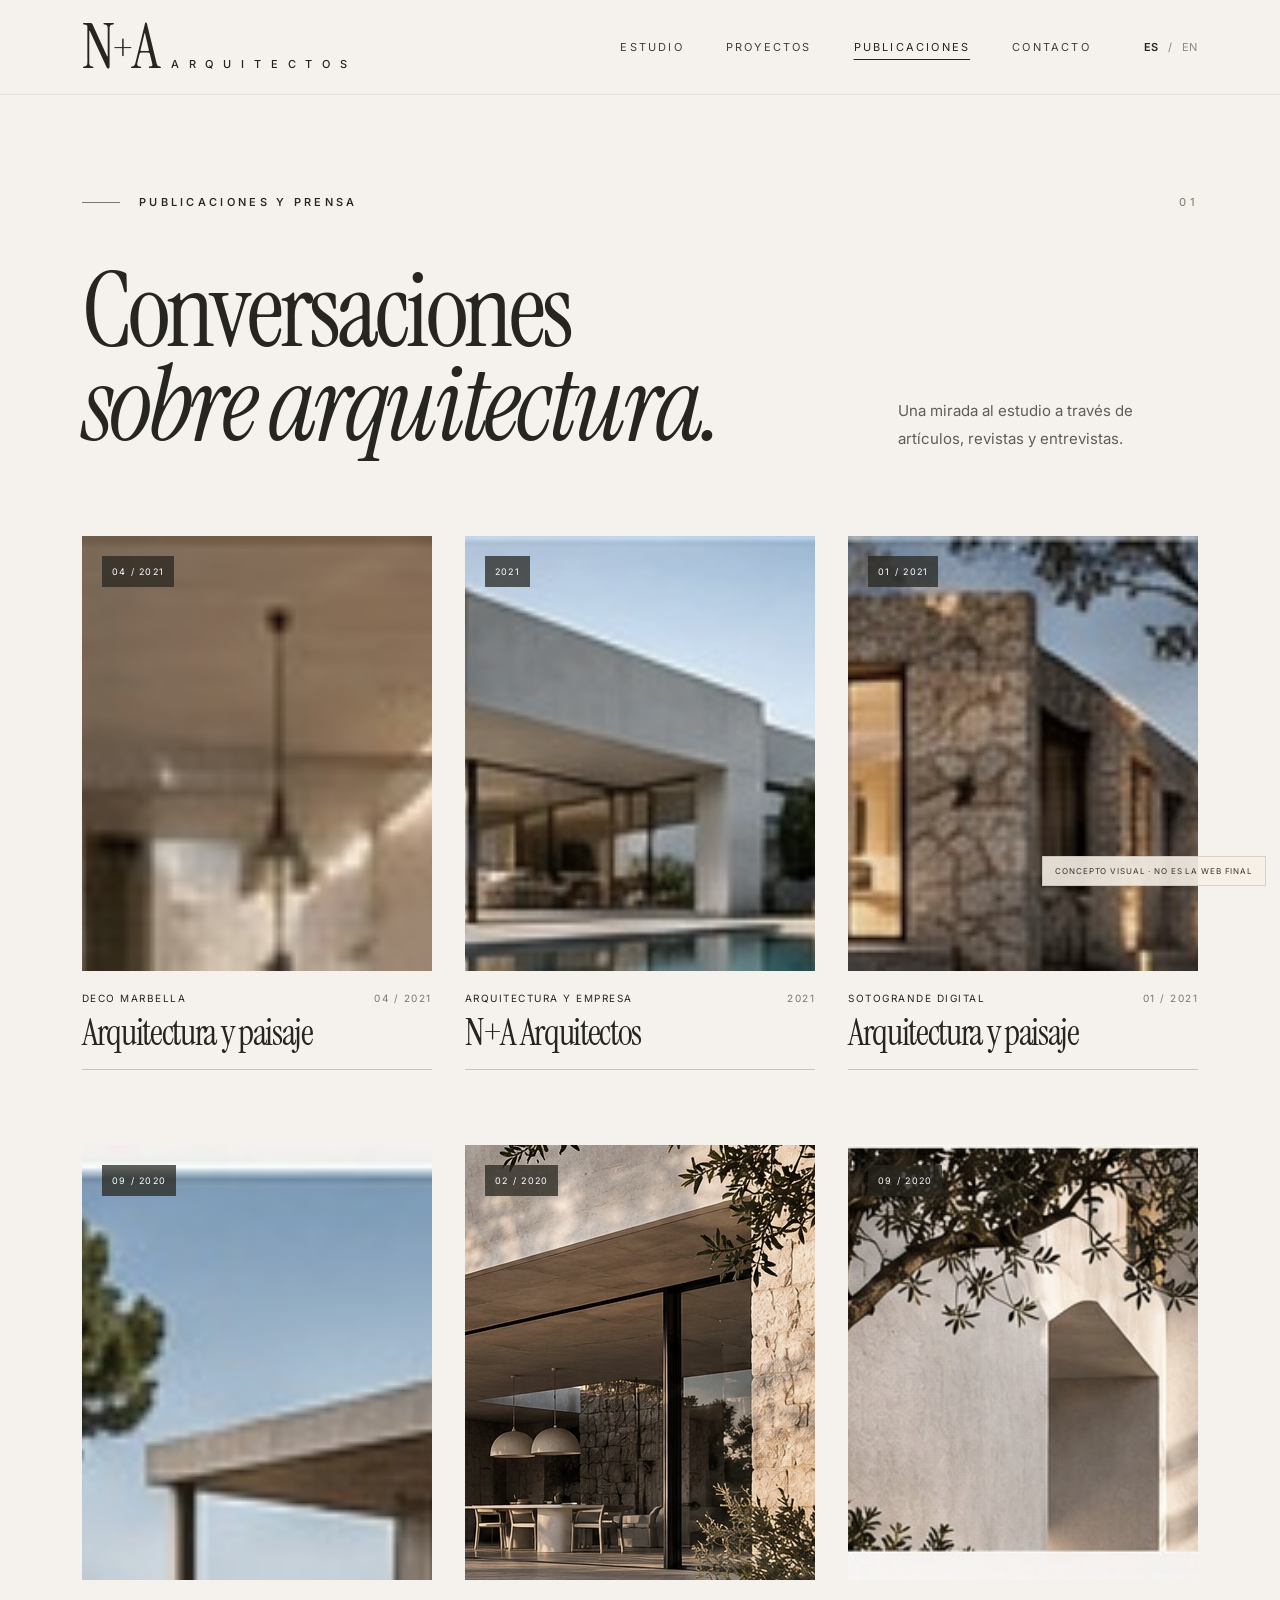
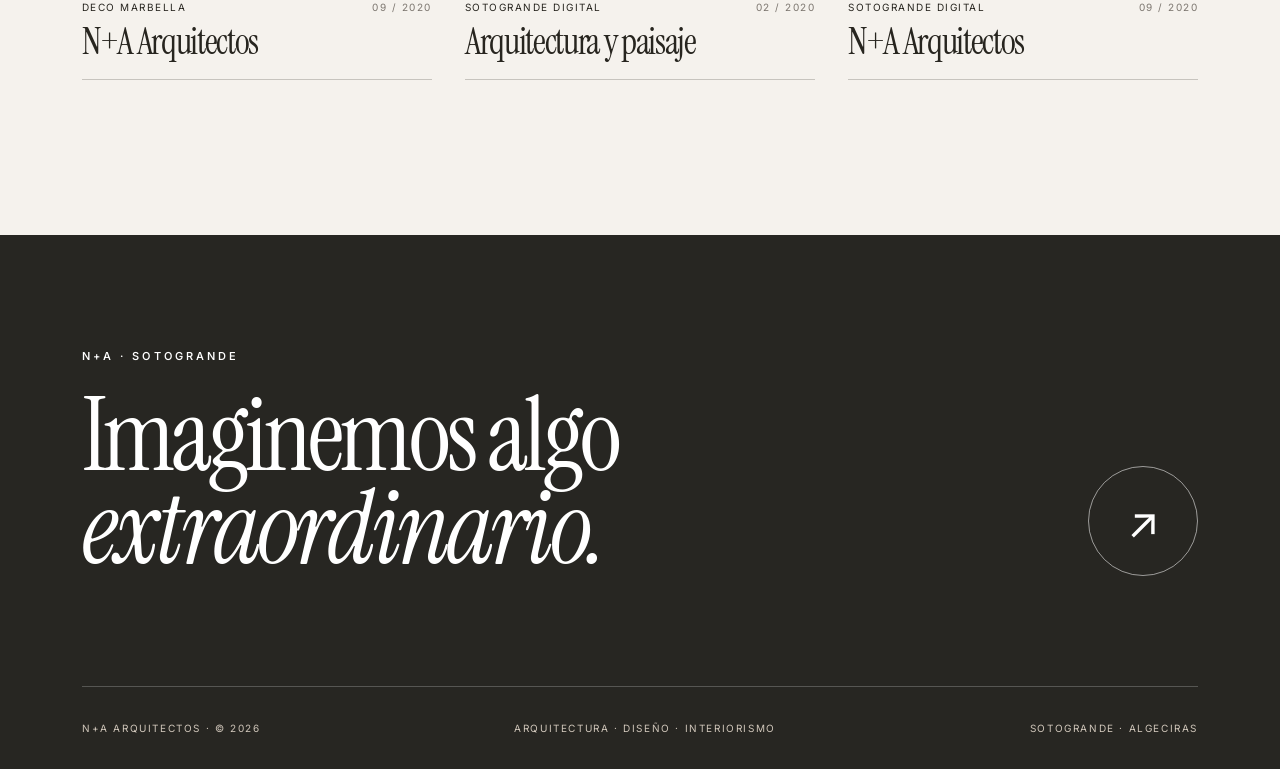
<file: publicaciones.html>
<!doctype html><html lang="es"><head><meta charset="utf-8"><meta name="viewport" content="width=device-width,initial-scale=1"><title>Publicaciones · N+A Arquitectos — Concepto</title><meta name="description" content="Prototipo conceptual del rediseño N+A Arquitectos"><link rel="preconnect" href="https://fonts.googleapis.com"><link rel="preconnect" href="https://fonts.gstatic.com" crossorigin><link href="https://fonts.googleapis.com/css2?family=Inter:wght@400..700&family=Instrument+Serif:ital@0;1&display=swap" rel="stylesheet"><link rel="stylesheet" href="styles.css"></head><body class="page-publicaciones"><header class="nav "><a class="identity" data-local href="index.html"><span class="monogram">N<span>+</span>A</span><span class="identity-small">A R Q U I T E C T O S</span></a><nav class="navigation"><a data-local class="" href="estudio.html"><span data-es="Estudio" data-en="Studio">Estudio</span></a><a data-local class="" href="proyectos.html"><span data-es="Proyectos" data-en="Projects">Proyectos</span></a><a data-local class="is-active" href="publicaciones.html"><span data-es="Publicaciones" data-en="Press">Publicaciones</span></a><a data-local class="" href="contacto.html"><span data-es="Contacto" data-en="Contact">Contacto</span></a></nav><button class="menu-toggle" type="button" aria-label="Abrir el menú" aria-expanded="false">MENÚ <span>☰</span></button><div class="lang"><a data-lang="es" href="?lang=es">ES</a><i>/</i><a data-lang="en" href="?lang=en">EN</a></div></header><main><section class="press-intro section-wide"><div class="eyebrow"><span class="line"></span><span><span data-es="PUBLICACIONES Y PRENSA" data-en="PUBLICATIONS &amp; PRESS">PUBLICACIONES Y PRENSA</span></span><b>01</b></div><div class="title-row"><h1><span data-es="Conversaciones" data-en="Conversations">Conversaciones</span><br><em><span data-es="sobre arquitectura." data-en="about architecture.">sobre arquitectura.</span></em></h1><p><span data-es="Una mirada al estudio a través de artículos, revistas y entrevistas." data-en="Discover our studio through features, magazines and interviews.">Una mirada al estudio a través de artículos, revistas y entrevistas.</span></p></div><div class="press-grid"><article class="press-card"><div class="press-image"><img src="assets/villa-interior.jpg" loading="lazy" class="" alt="Imagen conceptual de arquitectura"><span>04 / 2021</span></div><div class="press-caps">DECO MARBELLA <span>04 / 2021</span></div><h3>Arquitectura y paisaje</h3><div class="press-underline"></div></article><article class="press-card"><div class="press-image"><img src="assets/villa-white.jpg" loading="lazy" class="" alt="Imagen conceptual de arquitectura"><span>2021</span></div><div class="press-caps">ARQUITECTURA Y EMPRESA <span>2021</span></div><h3>N+A Arquitectos</h3><div class="press-underline"></div></article><article class="press-card"><div class="press-image"><img src="assets/villa-stone.jpg" loading="lazy" class="" alt="Imagen conceptual de arquitectura"><span>01 / 2021</span></div><div class="press-caps">SOTOGRANDE DIGITAL <span>01 / 2021</span></div><h3>Arquitectura y paisaje</h3><div class="press-underline"></div></article><article class="press-card"><div class="press-image"><img src="assets/villa-garden.jpg" loading="lazy" class="" alt="Imagen conceptual de arquitectura"><span>09 / 2020</span></div><div class="press-caps">DECO MARBELLA <span>09 / 2020</span></div><h3>N+A Arquitectos</h3><div class="press-underline"></div></article><article class="press-card"><div class="press-image"><img src="assets/villa-side.jpg" loading="lazy" class="" alt="Imagen conceptual de arquitectura"><span>02 / 2020</span></div><div class="press-caps">SOTOGRANDE DIGITAL <span>02 / 2020</span></div><h3>Arquitectura y paisaje</h3><div class="press-underline"></div></article><article class="press-card"><div class="press-image"><img src="assets/olive-stone.jpg" loading="lazy" class="" alt="Imagen conceptual de arquitectura"><span>09 / 2020</span></div><div class="press-caps">SOTOGRANDE DIGITAL <span>09 / 2020</span></div><h3>N+A Arquitectos</h3><div class="press-underline"></div></article></div></section></main><footer class="footer"><div class="foot-head"><div><span class="eyebrow-small">N+A · SOTOGRANDE</span><div class="foot-title"><span data-es="Imaginemos algo" data-en="Let’s imagine something">Imaginemos algo</span><br><i><span data-es="extraordinario." data-en="extraordinary.">extraordinario.</span></i></div></div><a href="contacto.html" data-local class="foot-circle">↗</a></div><div class="foot-bottom"><span>N+A ARQUITECTOS · © 2026</span><span><span data-es="ARQUITECTURA · DISEÑO · INTERIORISMO" data-en="ARCHITECTURE · DESIGN · INTERIORS">ARQUITECTURA · DISEÑO · INTERIORISMO</span></span><span>SOTOGRANDE · ALGECIRAS</span></div></footer><div class="concept-tag">CONCEPTO VISUAL · NO ES LA WEB FINAL</div><script src="interactions.js"></script></body></html>
</file>
<file: styles.css>
:root{--cream:#f5f2ed;--paper:#ebe5dc;--ink:#27251f;--muted:#7b756e;--stone:#a49a8d;--accent:#b3a28d;--line:rgba(46,43,38,.23)}
*{box-sizing:border-box}html{scroll-behavior:smooth}body{margin:0;background:var(--cream);color:var(--ink);font-family:'Inter',sans-serif;font-size:15px;-webkit-font-smoothing:antialiased}a{text-decoration:none;color:inherit}img{display:block;width:100%;height:100%;object-fit:cover}h1,h2,h3,p{margin:0}h1,h2,h3,.foot-title{font-family:'Instrument Serif',serif;font-weight:400;letter-spacing:-.037em;line-height:.91}h1 em,h2 em,.foot-title i{font-family:'Instrument Serif',serif;font-style:italic;font-weight:400}h1{font-size:clamp(76px,8.1vw,132px)}h2{font-size:clamp(58px,6.1vw,94px)}h3{font-size:34px}p{line-height:1.85}button,input,textarea{font:inherit}.section-wide{padding-left:6.4vw;padding-right:6.4vw}.nav{height:95px;display:flex;align-items:center;justify-content:space-between;padding:0 6.4vw;position:relative;z-index:6;background:var(--cream);border-bottom:1px solid rgba(52,47,40,.07)}.nav-overlay{position:absolute;top:0;left:0;right:0;background:transparent;border-color:transparent;color:#fff}.identity{display:flex;align-items:baseline;gap:18px;white-space:nowrap}.monogram{font-family:'Instrument Serif',serif;font-size:61px;line-height:1;letter-spacing:-.11em}.monogram span{font-size:.67em;vertical-align:12%;margin:0 4px}.identity-small{font-size:11px;letter-spacing:.31em;font-weight:500}.menu-toggle{display:none}.navigation{display:flex;align-items:center;gap:42px;margin-left:auto;margin-right:53px}.navigation a{font-size:11px;letter-spacing:.2em;text-transform:uppercase;opacity:.87;white-space:nowrap}.navigation a:hover,.navigation .is-active{opacity:1;text-decoration:underline;text-underline-offset:8px}.lang{display:flex;gap:9px;align-items:center;font-size:11px;letter-spacing:.06em}.lang a{opacity:.5}.lang a.current{opacity:1;font-weight:600}.lang i{font-style:normal;opacity:.55}.eyebrow{display:flex;gap:19px;align-items:center;letter-spacing:.3em;font-size:11px;font-weight:550;text-transform:uppercase}.eyebrow .line{width:38px;height:1px;background:currentColor;display:inline-block;opacity:.58}.eyebrow b{font-weight:500;margin-left:auto;color:#8e8477}.eyebrow-small,.small-cap{letter-spacing:.28em;font-size:11px;font-weight:550}.hero-home{height:min(900px,97vh);min-height:740px;position:relative;color:#fff;background-image:var(--hero);background-size:cover;background-position:center 49%;overflow:hidden}.hero-shade{position:absolute;inset:0;background:linear-gradient(90deg,rgba(14,16,15,.51) 0%,rgba(14,16,15,.26) 45%,rgba(14,16,15,.03) 85%),linear-gradient(0deg,rgba(16,13,11,.25),transparent 42%)}.hero-content{position:absolute;top:26%;left:6.4vw;max-width:900px}.hero-top{font-size:11px;letter-spacing:.27em;display:flex;gap:20px;align-items:center}.hero-top .line{width:55px;border-top:1px solid #fff7}.hero-content h1{font-size:clamp(96px,9vw,148px);margin:31px 0 24px;line-height:.87;text-shadow:0 3px 12px #0001}.hero-content p{font-size:17px;line-height:1.6;max-width:460px;font-weight:300}.link-arrow{display:flex;align-items:center;gap:19px;margin-top:43px;font-size:11px;letter-spacing:.28em;font-weight:500}.round-arrow{display:flex;align-items:center;justify-content:center;width:61px;height:61px;border:1px solid #fff9;border-radius:50%;font-size:26px}.hero-bottom{position:absolute;bottom:34px;left:6.4vw;right:6.4vw;display:flex;justify-content:space-between;letter-spacing:.23em;font-size:10px}.manifesto{padding-top:130px;padding-bottom:140px}.manifesto-grid{display:grid;grid-template-columns:1.2fr .6fr;gap:13%;align-items:end;margin-top:75px}.manifesto-grid h2{font-size:105px}.manifesto-grid p{font-size:18px;max-width:430px}.text-link{display:inline-block;margin-top:39px;border-bottom:1px solid currentColor;padding-bottom:11px;font-size:11px;letter-spacing:.15em;font-weight:600}.feature-section{padding-top:110px;padding-bottom:135px;background:#eae4db}.feature-top{display:flex;align-items:flex-end;justify-content:space-between;margin:65px 0}.feature-grid{display:grid;grid-template-columns:1.35fr .9fr;gap:5.5vw;align-items:start}.feature-image{display:block}.feature-tall .feature-image{height:670px}.feature-image img{width:100%;object-fit:cover}.feature-tall img{height:670px}.feature-short{margin-top:165px}.feature-short img{height:420px}.feature-image span{display:flex;gap:21px;align-items:baseline;margin-top:20px;font-size:15px;letter-spacing:.04em}.feature-image b{font-size:11px;font-weight:500;color:var(--muted)}.feature-image small{margin-left:auto;font-size:10px;letter-spacing:.15em}.quote-section{padding:150px 15vw;text-align:center;background:#302e2b;color:#f8f5ef}.quote-section>span{font:100px 'Instrument Serif';opacity:.5}.quote-section p{font:italic 50px/.98 'Instrument Serif',serif;margin:0 auto 30px;max-width:850px}.quote-section div{letter-spacing:.23em;font-size:10px}.simple-top{padding-top:100px;padding-bottom:140px}.title-row{display:flex;justify-content:space-between;align-items:end;gap:40px;margin:55px 0 83px}.title-row p{width:300px;max-width:28%;font-size:15px;color:#605c56}.filter-row{padding:22px 0;border-top:1px solid var(--line);display:flex;gap:45px;align-items:center;font-size:10px;letter-spacing:.2em;color:#8b8178}.filter-row .filter-active{color:var(--ink);border-bottom:1px solid var(--ink);padding-bottom:8px}.filter-row .count{margin-left:auto}.projects-grid{display:grid;grid-template-columns:1fr 1fr;gap:85px 42px;margin-top:37px}.project-card{display:block}.project-card:nth-child(even){margin-top:155px}.project-photo{height:520px;position:relative;overflow:hidden}.project-card:nth-child(3n) .project-photo{height:620px}.project-photo img{transition:transform .6s ease;filter:saturate(.83)}.project-card:hover img{transform:scale(1.045)}.project-open{position:absolute;right:25px;bottom:22px;background:#f5f2eddd;width:48px;height:48px;display:flex;align-items:center;justify-content:center;border-radius:50%;font-size:21px}.project-info{display:flex;align-items:center;gap:22px;padding-top:20px}.project-number{font-size:11px;color:var(--muted)}.project-info h3{font-size:41px}.project-info>span:last-child{font-size:10px;letter-spacing:.17em;color:var(--muted);margin-left:auto}.project-hero{height:min(880px,96vh);min-height:740px;position:relative;color:#fff}.project-hero-photo,.project-hero-overlay{position:absolute;inset:0}.project-hero-photo img{object-position:center 48%;filter:contrast(.94) brightness(.8)}.project-hero-overlay{background:linear-gradient(90deg,#10141188,transparent 75%),linear-gradient(0deg,#12120f88,transparent 55%)}.project-hero-meta{position:absolute;top:185px;left:6.4vw;letter-spacing:.21em;font-size:11px}.project-hero-meta span{padding:0 14px}.project-hero-title{position:absolute;bottom:155px;left:6.4vw}.project-hero-title>span{font-size:11px;letter-spacing:.2em}.project-hero-title h1{margin-top:20px;font-size:170px}.project-hero-foot{position:absolute;bottom:40px;left:6.4vw;right:6.4vw;display:flex;justify-content:space-between;font-size:11px;letter-spacing:.2em}.project-story{padding-top:120px;padding-bottom:130px}.project-story-grid{display:grid;grid-template-columns:1.2fr 1fr;gap:80px;margin:60px 0 110px}.project-story-grid p{max-width:530px;font-size:17px}.spec-grid{display:grid;grid-template-columns:1fr 1fr;gap:36px;margin-top:54px;padding-top:22px;border-top:1px solid var(--line)}.spec-grid div{display:flex;flex-direction:column;gap:12px}.spec-grid small{letter-spacing:.13em;color:var(--muted);font-size:10px}.spec-grid strong{font-size:14px;font-weight:500}.story-gallery{display:grid;grid-template-columns:1.3fr .7fr;gap:40px}.story-gallery>div:first-child{height:630px}.story-gallery>div:last-child{height:500px;margin-top:140px}.back-projects{margin-top:80px}.studio-intro{padding-top:100px;padding-bottom:90px}.studio-headline{display:flex;justify-content:space-between;align-items:end;gap:75px;margin-top:60px}.studio-headline h1{font-size:119px}.studio-aside{width:270px;flex:0 0 270px;margin-bottom:10px}.studio-aside img{height:200px;filter:saturate(.6)}.studio-aside p{padding-top:27px;font-size:15px;color:#605950}.studio-photo{height:730px;position:relative}.studio-photo img{object-position:center}.studio-photo span{position:absolute;bottom:30px;left:6.4vw;letter-spacing:.2em;font-size:10px;color:#fff;text-shadow:0 1px 5px #000}.studio-philosophy{padding-top:130px;padding-bottom:145px}.split-studio{display:grid;grid-template-columns:1fr .75fr;gap:15%;margin:80px 0 100px}.split-studio p{font-size:16px;margin-bottom:20px}.founder-names{display:grid;grid-template-columns:1fr 1fr;gap:75px;border-top:1px solid var(--line);padding-top:45px}.founder-names>div{color:var(--muted);font-size:11px}.founder-names h3{font-size:48px;margin:21px 0;color:var(--ink)}.founder-names span{letter-spacing:.16em}.press-intro{padding-top:100px;padding-bottom:155px}.press-grid{display:grid;grid-template-columns:repeat(3,1fr);gap:75px 33px;margin-top:70px}.press-image{height:435px;position:relative}.press-image img{filter:saturate(.6)}.press-image span{position:absolute;top:20px;left:20px;color:#fff;background:#27251fbb;padding:10px;font-size:9px;letter-spacing:.14em}.press-caps{display:flex;justify-content:space-between;margin-top:21px;letter-spacing:.15em;font-size:10px}.press-caps span{color:var(--muted)}.press-card h3{margin:13px 0 20px;font-size:36px}.press-underline{border-bottom:1px solid var(--line)}.contact-hero{height:520px;position:relative;color:#fff}.contact-image{position:absolute;inset:0}.contact-image img{filter:brightness(.62);object-position:center 40%}.contact-content{position:relative;padding-top:155px}.contact-content h1{font-size:104px;margin:25px 0}.contact-content p{max-width:430px;font-size:15px}.contact-details{display:grid;grid-template-columns:1fr 1fr;gap:11%;padding-top:110px;padding-bottom:160px}.contact-left h2{margin:34px 0 75px}.contact-data{display:flex;flex-direction:column;gap:30px}.contact-data>div{display:grid;grid-template-columns:120px 1fr;gap:18px;padding-bottom:30px;border-bottom:1px solid var(--line)}.contact-data span{font-size:10px;letter-spacing:.18em;color:var(--muted)}.contact-data strong{font-size:14px;line-height:1.8;font-weight:400}.contact-form-block{background:#e9e3da;padding:55px 57px;align-self:start}.contact-form-block form{display:flex;flex-direction:column;gap:32px;margin-top:38px}.contact-form-block label{display:flex;flex-direction:column;gap:12px;font-size:10px;letter-spacing:.17em}.contact-form-block input,.contact-form-block textarea{width:100%;padding:12px 0;border:0;background:transparent;border-bottom:1px solid #877a6e;border-radius:0;outline:0;letter-spacing:0;font-size:14px}.contact-form-block textarea{resize:vertical}.send-prototype{padding:19px 23px;background:#252420;color:#fff;border:0;text-align:left;font-size:11px;letter-spacing:.16em;cursor:pointer;display:flex;justify-content:space-between}.contact-form-block form small{font-size:11px;line-height:1.55;color:#827b72}.form-message{font-size:12px}.footer{background:#272622;color:#fff;padding:110px 6.4vw 35px}.foot-head{display:flex;justify-content:space-between;align-items:end;padding-bottom:110px;border-bottom:1px solid #ffffff38}.foot-title{font-size:clamp(70px,8vw,118px);margin-top:25px}.foot-circle{border:1px solid #ffffff8a;border-radius:50%;width:110px;height:110px;display:grid;place-items:center;font-size:44px}.foot-bottom{display:flex;justify-content:space-between;gap:30px;margin-top:35px;letter-spacing:.16em;font-size:10px;color:#d1c7bb}.concept-tag{position:fixed;bottom:14px;right:14px;z-index:12;font-size:8px;background:#f6f0e7e5;color:#39342d;padding:9px 12px;letter-spacing:.11em;border:1px solid #ada59866}
@media(max-width:950px){.navigation{gap:14px;margin-right:15px}.navigation a{font-size:9px}.identity-small{display:none}.section-wide{padding-left:5vw;padding-right:5vw}.nav{padding:0 5vw}.hero-content{left:5vw}.hero-bottom{left:5vw;right:5vw}.title-row{display:block}.title-row p{max-width:500px;width:auto;margin-top:30px}.manifesto-grid{gap:5%}.studio-headline h1{font-size:90px}.studio-aside{display:none}.project-hero-title h1{font-size:120px}.project-photo{height:360px}}@media(max-width:650px){.nav{height:76px}.monogram{font-size:49px}.navigation{gap:10px;flex-wrap:wrap;justify-content:end;margin-left:20px;margin-right:10px}.navigation a{font-size:8px;letter-spacing:.06em}.lang{font-size:9px}.hero-home{min-height:700px;height:90vh}.hero-content{top:29%}.hero-content h1{font-size:78px}.hero-content p{font-size:14px}.hero-top{font-size:9px}.hero-bottom{font-size:8px}.hero-bottom span:last-child{display:none}h1{font-size:66px}h2{font-size:62px}.manifesto{padding-top:90px;padding-bottom:90px}.manifesto-grid,.feature-grid,.project-story-grid,.split-studio,.contact-details{display:block}.manifesto-grid h2{font-size:72px;margin-bottom:30px}.feature-short{margin-top:55px}.feature-tall img,.feature-short img{height:400px}.feature-top{display:block}.projects-grid,.press-grid{grid-template-columns:1fr;gap:55px}.project-card:nth-child(even){margin-top:0}.project-photo{height:420px}.project-info h3{font-size:32px}.filter-row{gap:14px;flex-wrap:wrap}.filter-row .count{display:none}.simple-top,.studio-intro,.press-intro{padding-top:70px}.title-row{margin-bottom:50px}.project-hero-title h1{font-size:92px}.project-hero-meta{top:130px;font-size:9px}.project-story-grid h2{margin-bottom:45px}.story-gallery{grid-template-columns:1fr;gap:25px}.story-gallery>div:first-child,.story-gallery>div:last-child{height:400px;margin:0}.studio-headline h1{font-size:66px}.studio-photo{height:440px}.studio-philosophy{padding-top:80px;padding-bottom:80px}.split-studio h2{margin-bottom:45px}.founder-names{grid-template-columns:1fr;gap:40px}.press-image{height:420px}.contact-hero{height:550px}.contact-content{padding-top:130px}.contact-content h1{font-size:75px}.contact-form-block{margin-top:65px;padding:35px 27px}.foot-head{padding-bottom:65px}.foot-title{font-size:60px}.foot-circle{width:70px;height:70px}.foot-bottom{display:block;line-height:2.5}.quote-section{padding:100px 8vw}.quote-section p{font-size:40px}}

@media(max-width:650px){
 .navigation{display:none;position:absolute;top:76px;left:0;right:0;background:var(--cream);color:var(--ink);padding:28px 5vw;flex-direction:column;align-items:flex-start;gap:22px;box-shadow:0 17px 24px #0002;margin:0;z-index:50}
 .nav.menu-open .navigation{display:flex}
 .navigation a{font-size:12px;letter-spacing:.17em}
 .menu-toggle{display:block;border:0;background:transparent;color:inherit;letter-spacing:.1em;font:10px 'Inter',sans-serif;padding:8px;position:absolute;right:13px;top:24px;cursor:pointer}
 .menu-toggle span{font-size:15px;margin-left:4px}
 .lang{position:absolute;right:98px;top:33px;font-size:10px}
 .foot-head{display:block}
 .foot-title{font-size:54px}
 .foot-circle{margin-top:40px}
}
</file>
